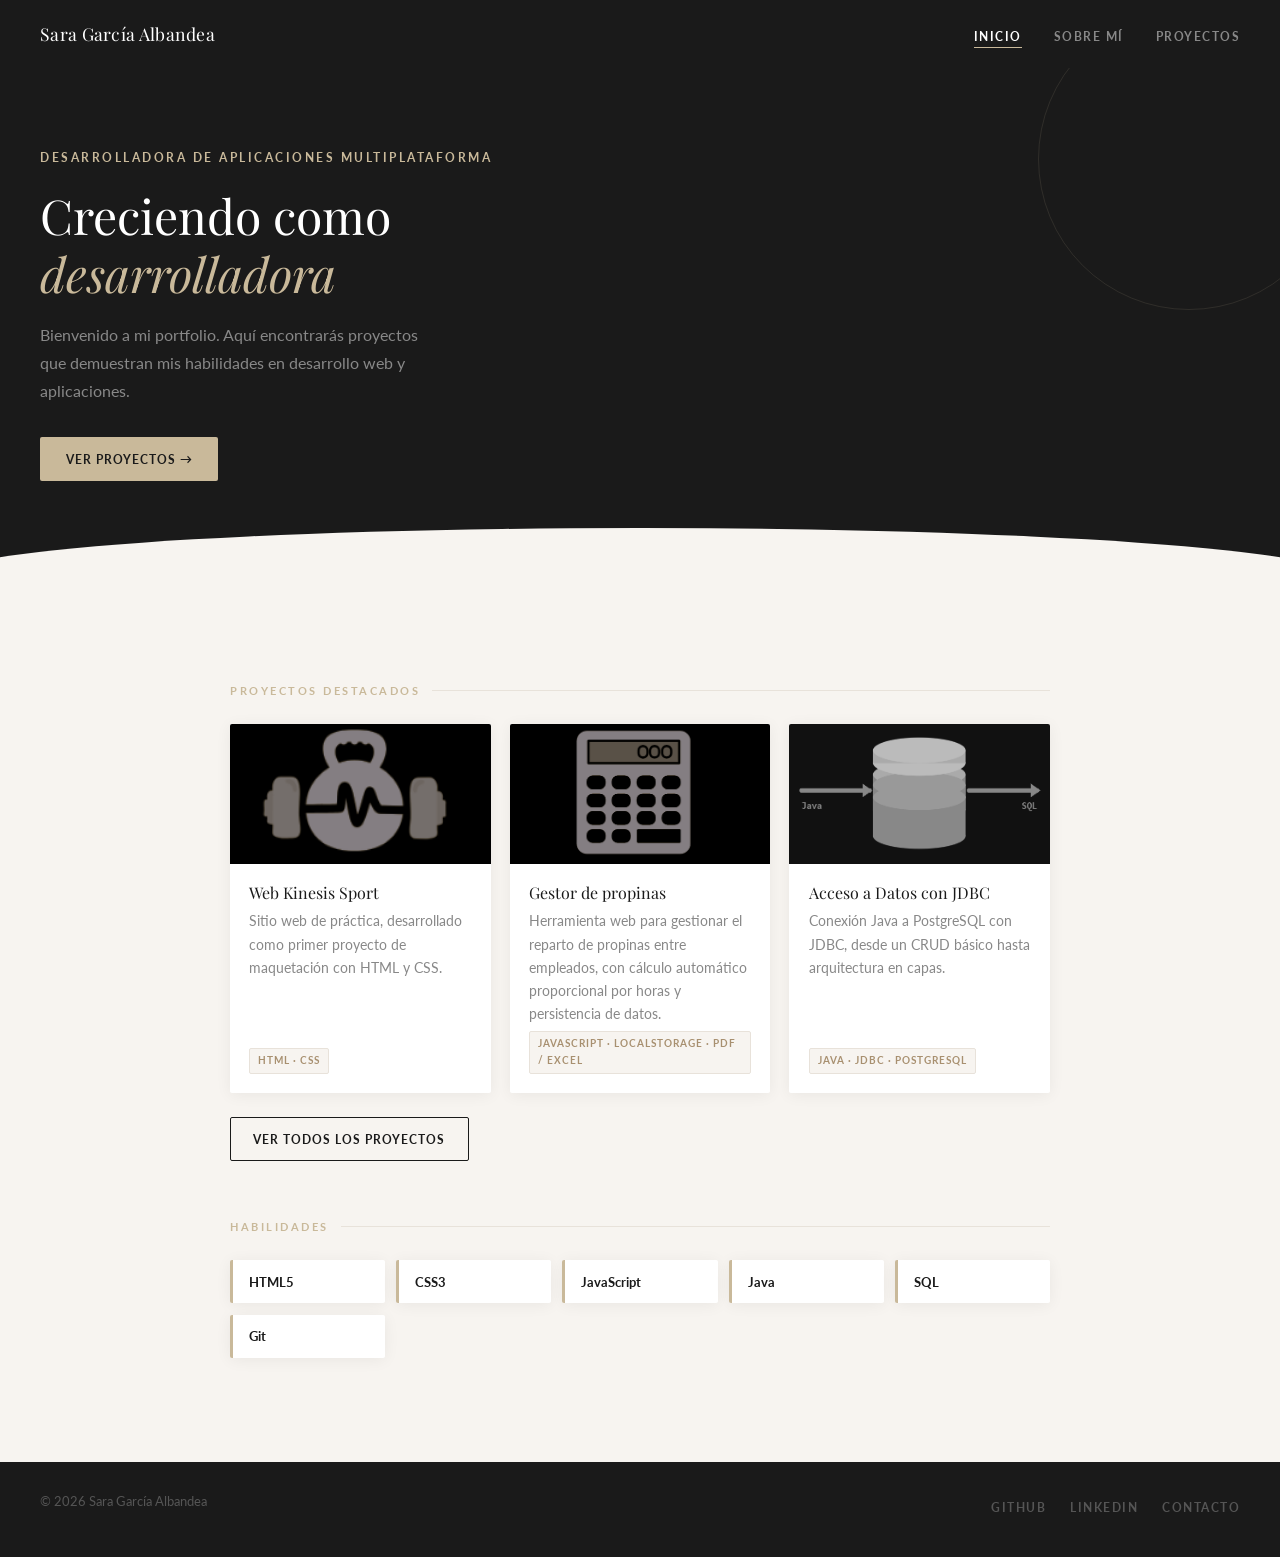
<file: index.html>
<!DOCTYPE html>
<html lang="es">
<head>
    <meta charset="UTF-8">
    <meta name="viewport" content="width=device-width, initial-scale=1.0">
    <title>Mi Portfolio</title>
    <link rel="stylesheet" href="css/style.css">
    <link rel="stylesheet" href="css/components.css">
</head>
<body>

    <header>
        <a href="index.html" class="site-logo">Sara García Albandea</a>
        <button class="menu-toggle" aria-label="Toggle menu">☰</button>
        <nav>
            <ul>
                <li><a href="index.html" class="active">Inicio</a></li>
                <li><a href="about.html">Sobre mí</a></li>
                <li><a href="projects/index.html">Proyectos</a></li>
            </ul>
        </nav>
    </header>

    <!-- HERO -->
    <section class="hero">
        <p class="hero-eyebrow">Desarrolladora de Aplicaciones Multiplataforma</p>
        <h1>Creciendo como<br><em>desarrolladora</em></h1>
        <p class="hero-sub">
            Bienvenido a mi portfolio. Aquí encontrarás proyectos que demuestran
            mis habilidades en desarrollo web y aplicaciones.
        </p>
        <a href="projects/index.html" class="hero-cta">Ver proyectos &rarr;</a>
    </section>

    <main>

        <!-- PROYECTOS DESTACADOS -->
        <section id="proyectos">
            <div class="section-label">Proyectos destacados</div>
            <div class="projects-grid">

                <article class="card">
                    <div class="card-thumb card-thumb--warm">
                        <img src="images/LogoKinesis.png" alt="Web Kinesis Sport" style="
                            width: 100%;
                            height: 100%;
                            object-fit: cover;">
                    </div>
                    <div class="card-body">
                        <h3>Web Kinesis Sport</h3>
                        <p>Sitio web de práctica, desarrollado como primer proyecto de maquetación con HTML y CSS.</p>
                        <span class="tag">HTML · CSS</span>
                    </div>
                </article>

                <article class="card">
                    <div class="card-thumb card-thumb--dark">
                        <img src="images/LogoCalcul.png" alt="Logo Calculadora" style="
                            width: 100%;
                            height: 100%;
                            object-fit: cover;">
                    </div>
                    <div class="card-body">
                        <h3>Gestor de propinas</h3>
                        <p>Herramienta web para gestionar el reparto de propinas entre empleados, con cálculo automático proporcional por horas y persistencia de datos.</p>
                        <span class="tag">JavaScript · LocalStorage · PDF / Excel</span>
                    </div>
                </article>

                <article class="card">
                    <div class="card-thumb card-thumb--tone">
                        <img src="images/Logo-jdbc.png" alt="Logo JDBC" style="
                            width: 100%;
                            height: 100%;
                            ">
                    </div>
                    <div class="card-body">
                        <h3>Acceso a Datos con JDBC</h3>
                        <p>Conexión Java a PostgreSQL con JDBC, desde un CRUD básico hasta arquitectura en capas.</p>
                        <span class="tag">Java · JDBC · PostgreSQL</span>
                    </div>
                </article>

            </div>
            <div style="margin-top: 1.5rem;">
                <a href="projects/index.html" class="button button--outline">Ver todos los proyectos</a>
            </div>
        </section>

        <!-- HABILIDADES -->
        <section id="habilidades">
            <div class="section-label">Habilidades</div>
            <div class="skills-grid">
                <div class="skill-item">HTML5</div>
                <div class="skill-item">CSS3</div>
                <div class="skill-item">JavaScript</div>
                <div class="skill-item">Java</div>
                <div class="skill-item">SQL</div>
                <div class="skill-item">Git</div>
                <!-- añade más según tu temario -->
            </div>
        </section>

    </main>

    <footer>
        <p>&copy; 2026 Sara García Albandea</p>
        <nav class="footer-links">
            <a href="https://github.com/SaraGAlb">GitHub</a>
            <a href="https://es.linkedin.com/in/sara-garc%C3%ADa-albandea-650a46100">LinkedIn</a>
            <a href="about.html">Contacto</a>
        </nav>
    </footer>

    <script src="js/main.js"></script>
</body>
</html>
</file>
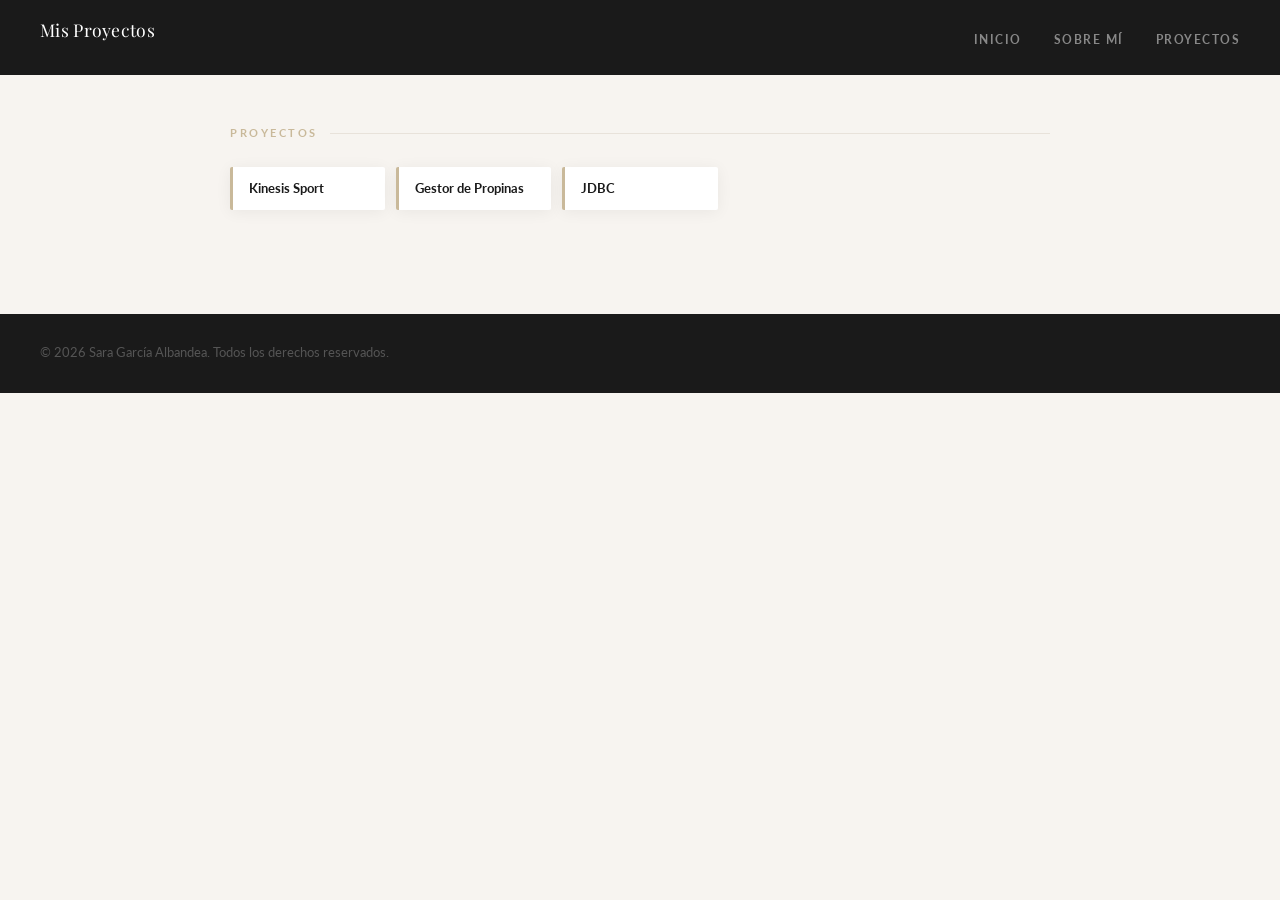
<file: projects/index.html>
<!DOCTYPE html>
<html lang="es">
<head>
    <meta charset="UTF-8">
    <meta name="viewport" content="width=device-width, initial-scale=1.0">
    <title>Proyectos - Portfolio</title>
    <!-- Google Font: Inter -->
    <link href="https://fonts.googleapis.com/css2?family=Inter:wght@400;500;700&display=swap" rel="stylesheet">
    <link rel="stylesheet" href="../css/style.css">
    <link rel ="stylesheet" href="../css/components.css">
</head>
<body>
    <header>
        <h1 class="site-logo">Mis Proyectos</h1>
        <button class="menu-toggle" aria-label="Toggle menu">☰</button>
        <nav>
            <ul>
                <li><a href="../index.html">Inicio</a></li>
                <li><a href="../about.html">Sobre mí</a></li>
                <li><a href="index.html">Proyectos</a></li>
            </ul>
        </nav>
    </header>
     <main>
        <section>
            <div class="section-label">Proyectos</div>
            <div class="skills-grid">
                <a href="kinesis-sport/detail.html" class="skill-item">Kinesis Sport</a>
                <a href="control-promo/detail.html" class="skill-item">Gestor de Propinas</a>
                <a href="jdbc/detail.html" class="skill-item">JDBC</a>
                <!-- añade más proyectos aquí -->
            </div>
        </section>
    </main>
 
    <footer>
        <p>&copy; 2026 Sara García Albandea. Todos los derechos reservados.</p>
    </footer>
 
    <script src="../js/main.js"></script>
</body>
</html>
</file>
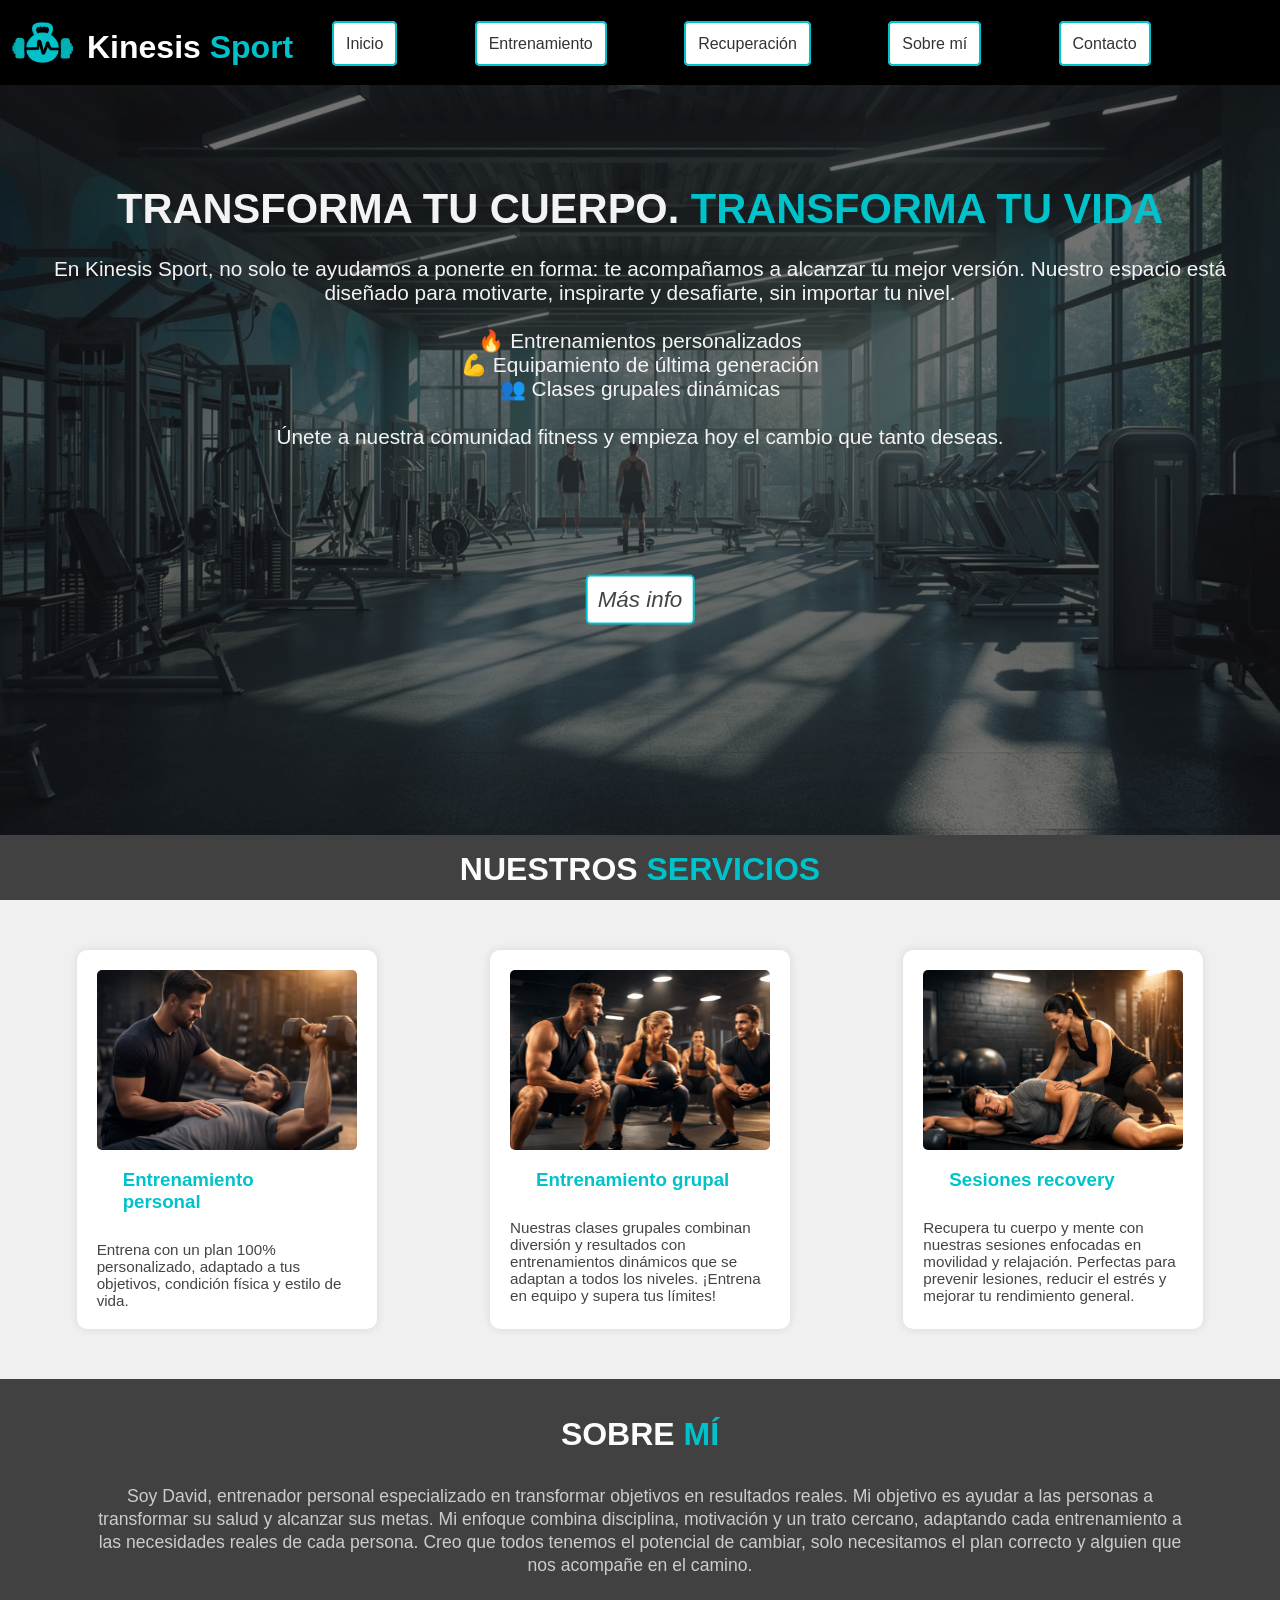
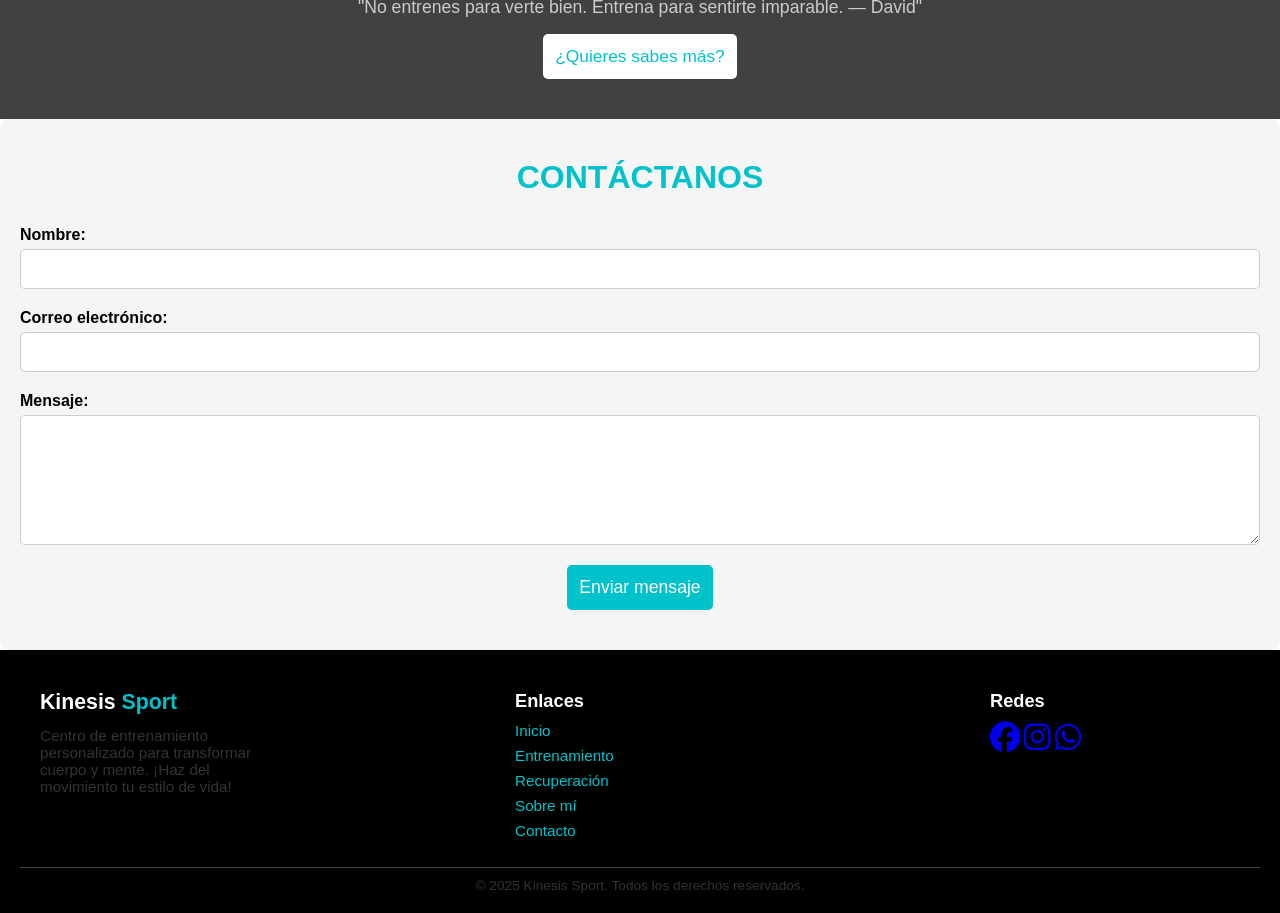
<file: projects/kinesis-sport/index.html>
<!DOCTYPE html>
<html lang="es">
<head>
    <meta charset="UTF-8">
    <meta name="viewport" content="width=device-width, initial-scale=1.0">
    <link rel="stylesheet" href="css/style.css">
    <link rel="stylesheet" href="https://cdnjs.cloudflare.com/ajax/libs/font-awesome/6.4.0/css/all.min.css">

    <title>Kinesis Gym</title>
</head>
<body>
    <header>
        <div class="contenedor">
            <div id="logo-nombre">
            <img src="img/KINESIS.png" alt="logo">
            <h1>Kinesis <span>Sport</span></h1>
            </div>
        <input type="checkbox" id="menu-check" class="menu">
        <label id="menu" for="menu-check">
            <span id="menu-abrir">&#8803;</span>
            <span id="menu-cerrar">&#9932;</span>
            
        </label>
        <nav>
        <ul>
            <li><a href="index.html">Inicio</a></li>
            <li><a href="Entrenamiento.html">Entrenamiento</a></li>
            <li><a href="Recuperacion.html">Recuperación</a></li>
            <li><a href="SobreMi.html">Sobre mí</a></li>
            <li><a href="Contacto.html">Contacto</a></li>
        </ul>
        </nav>
    </div>
    </header>

    <main>
        <section class="parte1">
            <p><strong>TRANSFORMA TU CUERPO. <span>TRANSFORMA TU VIDA</span></strong>
                <br>
                <br>
                En Kinesis Sport, no solo te ayudamos a ponerte en forma: te acompañamos a alcanzar tu mejor versión. Nuestro espacio está diseñado para motivarte, inspirarte y desafiarte, sin importar tu nivel.<br><br>
                🔥 Entrenamientos personalizados<br>
                💪 Equipamiento de última generación<br>
                👥 Clases grupales dinámicas<br><br>
                Únete a nuestra comunidad fitness y empieza hoy el cambio que tanto deseas.
            </p>
            <button class="boton"><a href="Contacto.html#contacto">Más info</a></button>
            <img src="img/FotoInicial.jpg" alt="Sala de entreno">
        </section>
            <h2><span>NUESTROS </span>SERVICIOS</h2>
        <section class="parte2">
            <div class="entrenamiento-card">
                <img src="img/entrenamiento_personal.png" alt="Entrenamiento personalizado">
                <a href="Entrenamiento.html#personalizado"><h3>Entrenamiento personal</h3></a>
                <br>
                <p>Entrena con un plan 100% personalizado, adaptado a tus objetivos, condición física y estilo de vida.</p>
            </div>
            <div class="entrenamiento-card">
                <img src="img/entrenamiento-grupal.png" alt="Entrenamiento grupal">
                <a href="Entrenamiento.html#grupal"><h3>Entrenamiento grupal</h3></a>
                <br>
                <p>Nuestras clases grupales combinan diversión y resultados con entrenamientos dinámicos que se adaptan a todos los niveles. ¡Entrena en equipo y supera tus límites!</p>
            </div>
            <div class="entrenamiento-card">
                <img src="img/movilidad.png" alt="Recuperación">
                <a href="Recuperacion.html"><h3>Sesiones recovery</h3></a>
                <br>
                <p>Recupera tu cuerpo y mente con nuestras sesiones enfocadas en movilidad y relajación. Perfectas para prevenir lesiones, reducir el estrés y mejorar tu rendimiento general.</p>
            </div>
        </section>
        <section class="parte3">
            <h2><span>SOBRE </span>MÍ</h2>
            <p>Soy David, entrenador personal especializado en transformar objetivos en resultados reales. Mi objetivo es ayudar a las personas a transformar su salud y alcanzar sus metas.
                Mi enfoque combina disciplina, motivación y un trato cercano, adaptando cada entrenamiento a las necesidades reales de cada persona.
                Creo que todos tenemos el potencial de cambiar, solo necesitamos el plan correcto y alguien que nos acompañe en el camino.</p>
                <p>
                    "No entrenes para verte bien. Entrena para sentirte imparable. — David"
                </p>
                <button class="botonSobre"><a href="SobreMi.html">¿Quieres sabes más?</a></button>
            </section>
            <section class="formulario-contacto" id="formulario">
                <h3><span>CONTÁCTANOS</span></h3>
                <form method="post" action="enviar.php" >
                    <div class="form-grupo">
                        <label for="nombre">Nombre:</label>
                        <input type="text" id="nombre" name="nombre" required>
                    </div>
                    <div class="form-grupo">
                        <label for="email">Correo electrónico:</label>
                        <input type="email" id="email" name="email" required>
                    </div>
                    <div class="form-grupo">
                        <label for="mensaje">Mensaje:</label>
                        <textarea id="mensaje" name="mensaje" rows="6" required></textarea>
                    </div>
                    <button type="submit" class="boton-enviar">Enviar mensaje</button>
                </form>
            </section>
    </main>
    <footer class="footer">
        <div class="footer-container">
            <div class="footer-about">
                <h3><span>Kinesis</span> Sport</h3>
                <p>Centro de entrenamiento personalizado para transformar cuerpo y mente. ¡Haz del movimiento tu estilo de vida!</p>
            </div>
            <div class="footer-links">
                <h4>Enlaces</h4>
                <ul>
                    <li><a href="index.html">Inicio</a></li>
                    <li><a href="Entrenamiento.html">Entrenamiento</a></li>
                    <li><a href="Recuperacion.html">Recuperación</a></li>
                    <li><a href="SobreMi.html">Sobre mí</a></li>
                    <li><a href="Contacto.html">Contacto</a></li>
                </ul>
            </div>
            <div class="footer-social">
                <h4>Redes</h4>
                <a href="#"><i class="fab fa-facebook fa-2x"></i></a>
                <a href="#"><i class="fab fa-instagram fa-2x"></i></a>
                <a href="#"><i class="fab fa-whatsapp fa-2x"></i></a>
            </div>
        </div>
        <div class="footer-bottom">
            <p>© 2025 Kinesis Sport. Todos los derechos reservados.</p>
        </div>
    </footer>
        
</body>
</html>
</file>
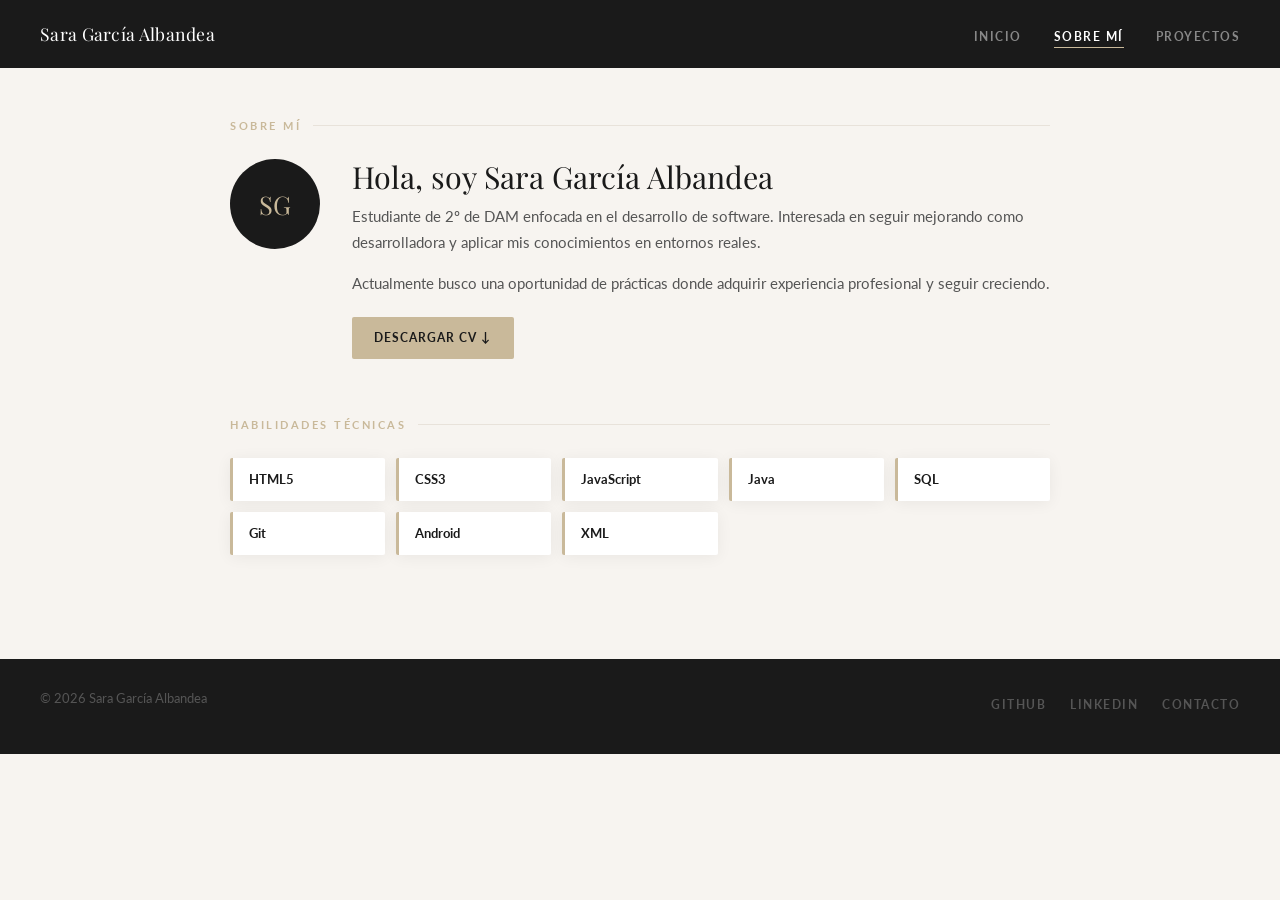
<file: about.html>
<!DOCTYPE html>
<html lang="es">
<head>
    <meta charset="UTF-8">
    <meta name="viewport" content="width=device-width, initial-scale=1.0">
    <title>Sobre mí - Portfolio</title>
    <link rel="stylesheet" href="css/style.css">
    <link rel="stylesheet" href="css/components.css">
</head>
<body>

    <header>
        <a href="index.html" class="site-logo">Sara García Albandea</a>
        <button class="menu-toggle" aria-label="Toggle menu">☰</button>
        <nav>
            <ul>
                <li><a href="index.html">Inicio</a></li>
                <li><a href="about.html" class="active">Sobre mí</a></li>
                <li><a href="projects/index.html">Proyectos</a></li>
            </ul>
        </nav>
    </header>

    <main>

        <!-- BIO -->
        <section id="bio">
            <div class="section-label">Sobre mí</div>
            <div class="bio-block">
                <div class="bio-avatar">SG</div>
                <div class="bio-text">
                    <h2>Hola, soy Sara García Albandea</h2>
                    <p>
                        Estudiante de 2º de DAM enfocada en el desarrollo de software.
                        Interesada en seguir mejorando como desarrolladora y aplicar mis conocimientos en entornos reales.
                    </p>
                    <p>
                        Actualmente busco una oportunidad de prácticas donde adquirir experiencia profesional y seguir creciendo.
                    </p>
                    <div style="margin-top: 1.2rem;">
                        <a href="assets/Sara.Garcia.Albandea-CV.pdf" class="button button--primary">Descargar CV &darr;</a>
                    </div>
                </div>
            </div>
        </section>

        <!-- HABILIDADES -->
        <section id="skills">
            <div class="section-label">Habilidades técnicas</div>
            <div class="skills-grid">
                <div class="skill-item">HTML5</div>
                <div class="skill-item">CSS3</div>
                <div class="skill-item">JavaScript</div>
                <div class="skill-item">Java</div>
                <div class="skill-item">SQL</div>
                <div class="skill-item">Git</div>
                <div class="skill-item">Android</div>
                <div class="skill-item">XML</div>
                <!-- añade más según corresponda -->
            </div>
        </section>

    </main>

    <footer>
        <p>&copy; 2026 Sara García Albandea</p>
        <nav class="footer-links">
            <a href="https://github.com/SaraGAlb">GitHub</a>
            <a href="https://es.linkedin.com/in/sara-garc%C3%ADa-albandea-650a46100">LinkedIn</a>
            <a href="about.html">Contacto</a>
        </nav>
    </footer>

    <script src="js/main.js"></script>
</body>
</html>
</file>
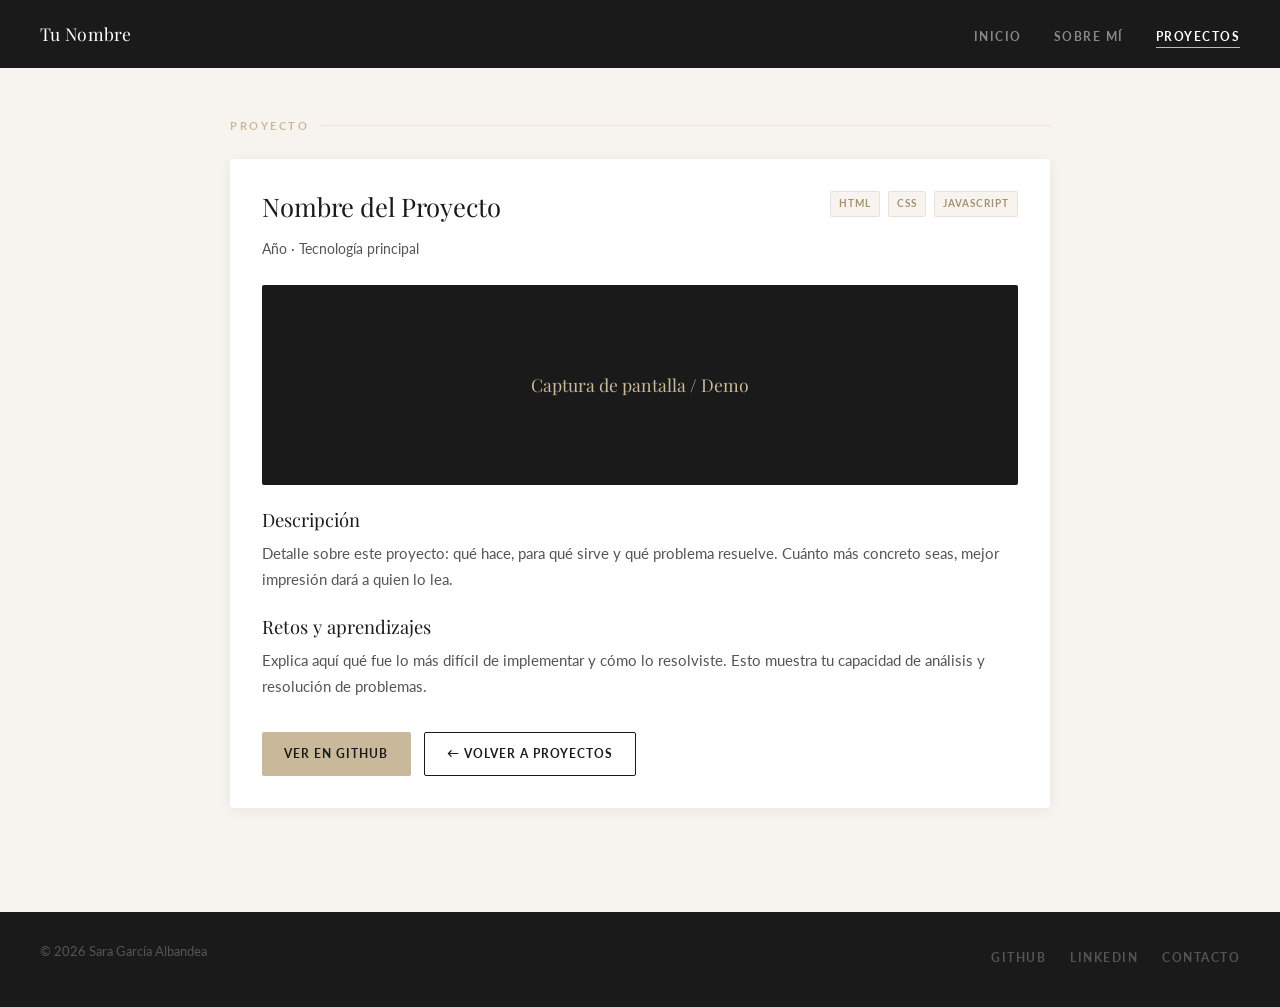
<file: projects/proyecto-ejemplo.html>
<!DOCTYPE html>
<html lang="es">
<head>
    <meta charset="UTF-8">
    <meta name="viewport" content="width=device-width, initial-scale=1.0">
    <title>Proyecto de Ejemplo - Portfolio</title>
    <link rel="stylesheet" href="../css/style.css">
    <link rel="stylesheet" href="../css/components.css">
</head>
<body>

    <header>
        <a href="../index.html" class="site-logo">Tu Nombre</a>
        <button class="menu-toggle" aria-label="Toggle menu">☰</button>
        <nav>
            <ul>
                <li><a href="../index.html">Inicio</a></li>
                <li><a href="../about.html">Sobre mí</a></li>
                <li><a href="index.html" class="active">Proyectos</a></li>
            </ul>
        </nav>
    </header>

    <main>

        <section>
            <div class="section-label">Proyecto</div>

            <div class="project-detail">

                <!-- Cabecera del proyecto -->
                <div style="display:flex; align-items:flex-start; justify-content:space-between; flex-wrap:wrap; gap:1rem; margin-bottom:1.5rem;">
                    <div>
                        <h2>Nombre del Proyecto</h2>
                        <p class="text-muted" style="font-size:0.85rem; margin-bottom:0;">
                            Año · Tecnología principal
                        </p>
                    </div>
                    <div style="display:flex; gap:0.5rem; flex-wrap:wrap;">
                        <span class="tag">HTML</span>
                        <span class="tag">CSS</span>
                        <span class="tag">JavaScript</span>
                    </div>
                </div>

                <!-- Imagen / demo placeholder -->
                <div style="
                    height: 200px;
                    background-color: var(--color-dark);
                    border-radius: var(--radius-sm);
                    display: flex;
                    align-items: center;
                    justify-content: center;
                    color: var(--color-accent);
                    font-family: var(--font-display);
                    font-size: 1.1rem;
                    margin-bottom: 1.5rem;
                ">
                    Captura de pantalla / Demo
                </div>

                <!-- Descripción -->
                <h3 style="margin-bottom:0.6rem;">Descripción</h3>
                <p>
                    Detalle sobre este proyecto: qué hace, para qué sirve y qué problema resuelve.
                    Cuánto más concreto seas, mejor impresión dará a quien lo lea.
                </p>

                <!-- Retos -->
                <h3 style="margin-top:1.5rem; margin-bottom:0.6rem;">Retos y aprendizajes</h3>
                <p>
                    Explica aquí qué fue lo más difícil de implementar y cómo lo resolviste.
                    Esto muestra tu capacidad de análisis y resolución de problemas.
                </p>

                <!-- Enlace -->
                <div style="margin-top:2rem; display:flex; gap:0.8rem; flex-wrap:wrap;">
                    <a href="#" class="button button--primary">Ver en GitHub</a>
                    <a href="index.html" class="button button--outline">&larr; Volver a proyectos</a>
                </div>

            </div>
        </section>

    </main>

    <footer>
        <p>&copy; 2026 Sara García Albandea</p>
        <nav class="footer-links">
            <a href="#">GitHub</a>
            <a href="#">LinkedIn</a>
            <a href="../about.html">Contacto</a>
        </nav>
    </footer>

    <script src="../js/main.js"></script>
</body>
</html>
</file>
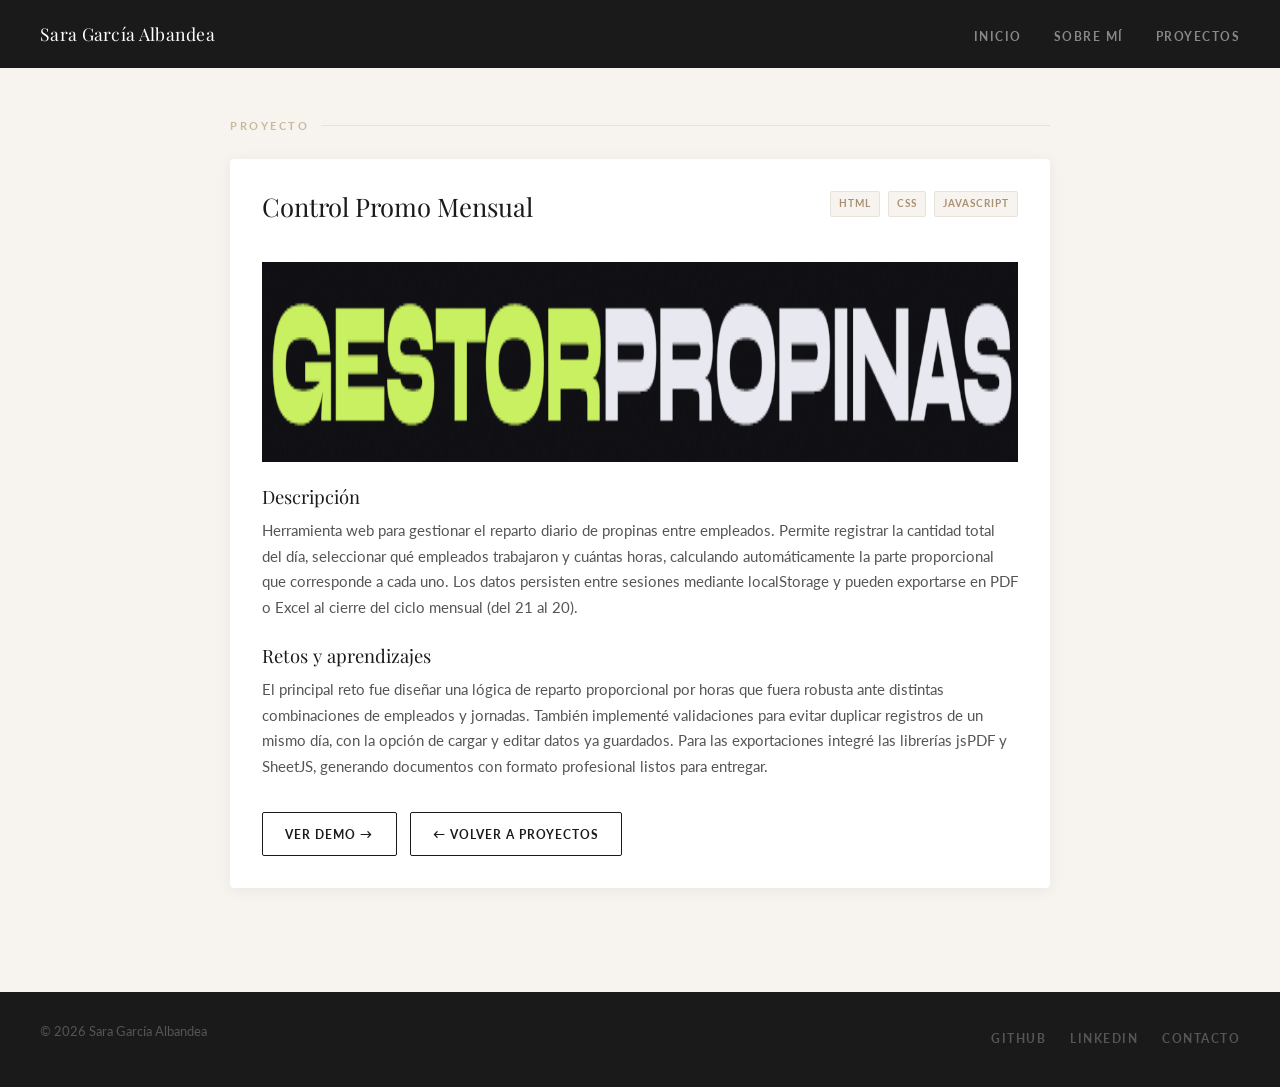
<file: projects/control-promo/detail.html>
<!DOCTYPE html>
<html lang="es">
<head>
    <meta charset="UTF-8">
    <meta name="viewport" content="width=device-width, initial-scale=1.0">
    <title>Control Promo - Portfolio</title>
    <link rel="stylesheet" href="../../css/style.css">
    <link rel="stylesheet" href="../../css/components.css">
</head>
<body>

    <header>
        <a href="../../index.html" class="site-logo">Sara García Albandea</a>
        <button class="menu-toggle" aria-label="Toggle menu">☰</button>
        <nav>
            <ul>
                <li><a href="../../index.html">Inicio</a></li>
                <li><a href="../../about.html">Sobre mí</a></li>
                <li><a href="../index.html">Proyectos</a></li>
            </ul>
        </nav>
    </header>

    <main>

        <section>
            <div class="section-label">Proyecto</div>

            <div class="project-detail">

                <!-- Cabecera del proyecto -->
                <div style="display:flex; align-items:flex-start; justify-content:space-between; flex-wrap:wrap; gap:1rem; margin-bottom:1.5rem;">
                    <div>
                        <h2>Control Promo Mensual</h2>
                    </div>
                    <div style="display:flex; gap:0.5rem; flex-wrap:wrap;">
                        <span class="tag">HTML</span>
                        <span class="tag">CSS</span>
                        <span class="tag">JavaScript</span>
                    </div>
                </div>

                <!-- Imagen / demo placeholder -->
                <div style="
                    height: 200px;
                    background-color: var(--color-dark);
                    border-radius: var(--radius-sm);
                    display: flex;
                    align-items: center;
                    justify-content: center;
                    color: var(--color-accent);
                    font-family: var(--font-display);
                    font-size: 1.1rem;
                    margin-bottom: 1.5rem;
                ">
                    <img src="../../images/DemoPromo.png" alt="Demo Control Promo" style="
                        width: 100%;
                        height: 100%;
                    ">
                </div>

                <!-- Descripción -->
                <h3 style="margin-bottom:0.6rem;">Descripción</h3>
                <p>
                    Herramienta web para gestionar el reparto diario de propinas entre empleados.
                    Permite registrar la cantidad total del día, seleccionar qué empleados trabajaron
                    y cuántas horas, calculando automáticamente la parte proporcional que corresponde
                    a cada uno. Los datos persisten entre sesiones mediante localStorage y pueden
                    exportarse en PDF o Excel al cierre del ciclo mensual (del 21 al 20).
                </p>

                <!-- Retos -->
                <h3 style="margin-top:1.5rem; margin-bottom:0.6rem;">Retos y aprendizajes</h3>
                <p>
                    El principal reto fue diseñar una lógica de reparto proporcional por horas
                    que fuera robusta ante distintas combinaciones de empleados y jornadas.
                    También implementé validaciones para evitar duplicar registros de un mismo día,
                    con la opción de cargar y editar datos ya guardados. Para las exportaciones
                    integré las librerías jsPDF y SheetJS, generando documentos con formato
                    profesional listos para entregar.
                </p>

                <!-- Enlace -->
                <div style="margin-top:2rem; display:flex; gap:0.8rem; flex-wrap:wrap;">
                    <a href="index.html" class="button button--outline">Ver demo →</a>
                    <a href="../index.html" class="button button--outline">&larr; Volver a proyectos</a>
                </div>

            </div>
        </section>

    </main>

    <footer>
        <p>&copy; 2026 Sara García Albandea</p>
        <nav class="footer-links">
            <a href="https://github.com/saragalb">GitHub</a>
            <a href="#">LinkedIn</a>
            <a href="../../about.html">Contacto</a>
        </nav>
    </footer>

    <script src="../../js/main.js"></script>
</body>
</html>
</file>
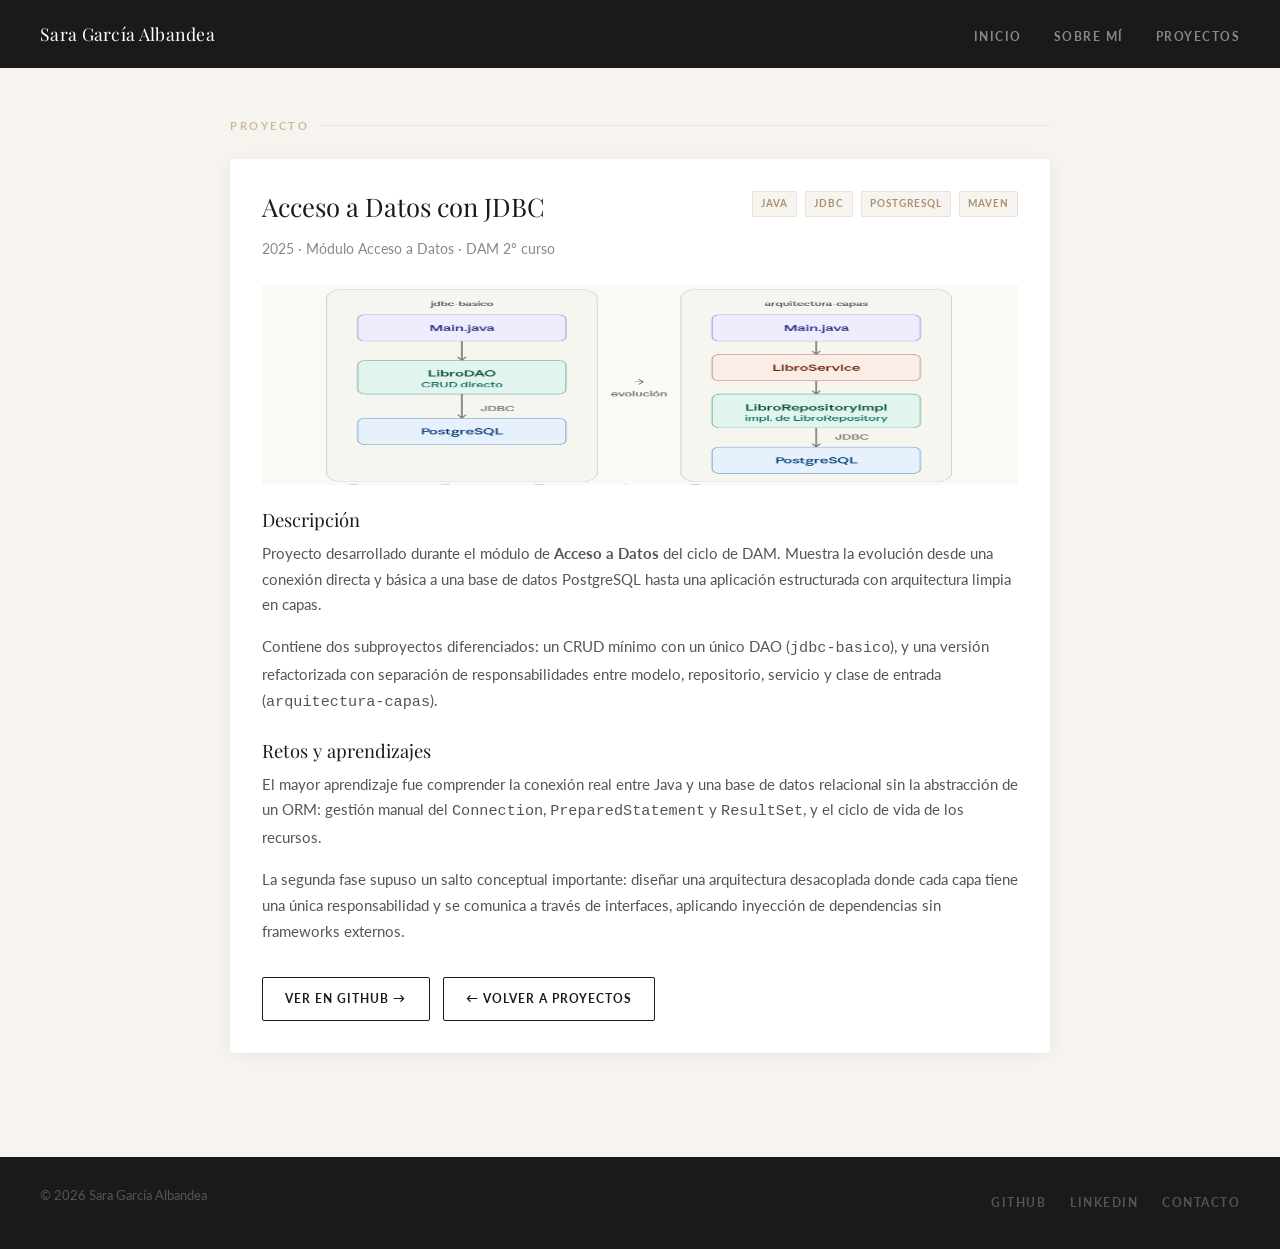
<file: projects/jdbc/detail.html>
<!DOCTYPE html>
<html lang="es">
<head>
    <meta charset="UTF-8">
    <meta name="viewport" content="width=device-width, initial-scale=1.0">
    <title>Acceso a Datos JDBC - Portfolio</title>
    <link rel="stylesheet" href="../../css/style.css">
    <link rel="stylesheet" href="../../css/components.css">
</head>
<body>

    <header>
        <a href="../../index.html" class="site-logo">Sara García Albandea</a>
        <button class="menu-toggle" aria-label="Toggle menu">☰</button>
        <nav>
            <ul>
                <li><a href="../../index.html">Inicio</a></li>
                <li><a href="../../about.html">Sobre mí</a></li>
                <li><a href="../index.html">Proyectos</a></li>
            </ul>
        </nav>
    </header>

    <main>

        <section>
            <div class="section-label">Proyecto</div>

            <div class="project-detail">

                <!-- Cabecera del proyecto -->
                <div style="display:flex; align-items:flex-start; justify-content:space-between; flex-wrap:wrap; gap:1rem; margin-bottom:1.5rem;">
                    <div>
                        <h2>Acceso a Datos con JDBC</h2>
                        <p style="margin-top:0.4rem; font-size:0.85rem; color:#888;">2025 · Módulo Acceso a Datos · DAM 2º curso</p>
                    </div>
                    <div style="display:flex; gap:0.5rem; flex-wrap:wrap;">
                        <span class="tag">Java</span>
                        <span class="tag">JDBC</span>
                        <span class="tag">PostgreSQL</span>
                        <span class="tag">Maven</span>
                    </div>
                </div>

                <!-- Banner del proyecto -->
                <div style="
                    height: 200px;
                    background: linear-gradient(135deg, #1a1a2e 0%, #16213e 50%, #0f3460 100%);
                    border-radius: var(--radius-sm);
                    display: flex;
                    align-items: center;
                    justify-content: center;
                    flex-direction: column;
                    gap: 0.75rem;
                    margin-bottom: 1.5rem;
                ">
                    <img src="../../images/Demo-jdbc.png" alt="Demo JDBC" style="
                        width: 100%;
                        height: 100%;
                    ">
                </div>

                <!-- Descripción -->
                <h3 style="margin-bottom:0.6rem;">Descripción</h3>
                <p>
                    Proyecto desarrollado durante el módulo de <strong>Acceso a Datos</strong> del ciclo de DAM.
                    Muestra la evolución desde una conexión directa y básica a una base de datos PostgreSQL
                    hasta una aplicación estructurada con arquitectura limpia en capas.
                </p>
                <p style="margin-top:0.75rem;">
                    Contiene dos subproyectos diferenciados: un CRUD mínimo con un único DAO
                    (<code>jdbc-basico</code>), y una versión refactorizada con separación de
                    responsabilidades entre modelo, repositorio, servicio y clase de entrada
                    (<code>arquitectura-capas</code>).
                </p>

                <!-- Retos -->
                <h3 style="margin-top:1.5rem; margin-bottom:0.6rem;">Retos y aprendizajes</h3>
                <p>
                    El mayor aprendizaje fue comprender la conexión real entre Java y una base de
                    datos relacional sin la abstracción de un ORM: gestión manual del
                    <code>Connection</code>, <code>PreparedStatement</code> y <code>ResultSet</code>,
                    y el ciclo de vida de los recursos.
                </p>
                <p style="margin-top:0.75rem;">
                    La segunda fase supuso un salto conceptual importante: diseñar una arquitectura
                    desacoplada donde cada capa tiene una única responsabilidad y se comunica a través
                    de interfaces, aplicando inyección de dependencias sin frameworks externos.
                </p>

                <!-- Enlace -->
                <div style="margin-top:2rem; display:flex; gap:0.8rem; flex-wrap:wrap;">
                    <a href="https://github.com/SaraGAlb/acceso-datos-jdbc" target="_blank" class="button button--outline">Ver en GitHub →</a>
                    <a href="../index.html" class="button button--outline">&larr; Volver a proyectos</a>
                </div>

            </div>
        </section>

    </main>

    <footer>
        <p>&copy; 2026 Sara García Albandea</p>
        <nav class="footer-links">
            <a href="https://github.com/SaraGAlb">GitHub</a>
            <a href="https://es.linkedin.com/in/sara-garc%C3%ADa-albandea-650a46100">LinkedIn</a>
            <a href="../../about.html">Contacto</a>
        </nav>
    </footer>

    <script src="../../js/main.js"></script>
</body>
</html>
</file>
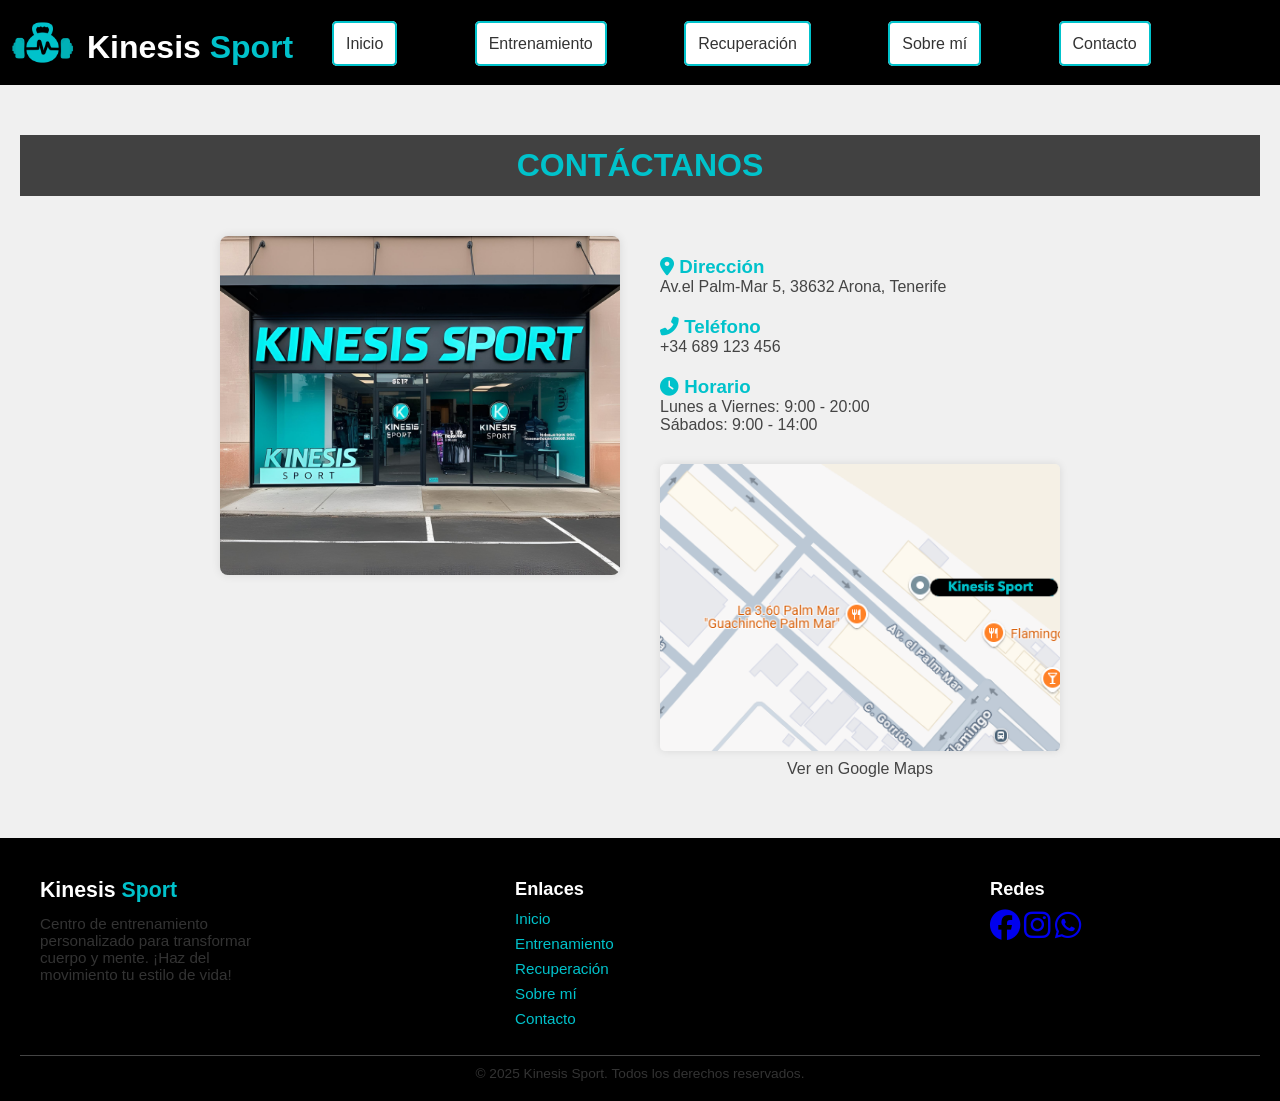
<file: projects/kinesis-sport/Contacto.html>
<!DOCTYPE html>
<html lang="es">
<head>
    <meta charset="UTF-8">
    <meta name="viewport" content="width=device-width, initial-scale=1.0">
    <link rel="stylesheet" href="css/style.css">
    <link rel="stylesheet" href="https://cdnjs.cloudflare.com/ajax/libs/font-awesome/6.4.0/css/all.min.css">
    <title>Recuperación</title>
</head>
<body>
    <header>
        <div class="contenedor">
            <div id="logo-nombre">
            <img src="img/KINESIS.png" alt="logo">
            <h1>Kinesis <span>Sport</span></h1>
            </div>
        <input type="checkbox" id="menu-check" class="menu">
        <label id="menu" for="menu-check">
            <span id="menu-abrir">&#8803;</span>
            <span id="menu-cerrar">&#9932;</span>
            
        </label>
        <nav>
        <ul>
            <li><a href="index.html">Inicio</a></li>
            <li><a href="Entrenamiento.html">Entrenamiento</a></li>
            <li><a href="Recuperacion.html">Recuperación</a></li>
            <li><a href="SobreMi.html">Sobre mí</a></li>
            <li><a href="Contacto.html">Contacto</a></li>
        </ul>
        </nav>
    </div>
    </header>
    <section id="contacto" class="contacto-info">
        <h2>CONTÁCTANOS</h2>
  
        <div class="contacto-grid">
  
          <div class="imagen-local">
            <img src="img/Local.png" alt="Imagen del local Kinesis Sport">
          </div>
  
          <div class="datos-contacto">
            <h3><i class="fas fa-map-marker-alt"></i> Dirección</h3>
            <p>Av.el Palm-Mar 5, 38632 Arona, Tenerife</p>
  
            <h3><i class="fas fa-phone-alt"></i> Teléfono</h3>
            <p>+34 689 123 456</p>
  
            <h3><i class="fas fa-clock"></i> Horario</h3>
            <p>Lunes a Viernes: 9:00 - 20:00<br>Sábados: 9:00 - 14:00</p>
  
            <a href="https://www.google.com/maps/@28.0249745,-16.7016381,18z?entry=ttu&g_ep=EgoyMDI1MDQyNy4xIKXMDSoASAFQAw%3D%3D" target="_blank">
              <img src="img/Mapa.PNG" alt="Ubicación en Google Maps" class="mapa-clicable" />
              <p class="ver-mapa">Ver en Google Maps</p>
            </a>
          </div>
  
        </div>
      </section>
    </main>

    <footer class="footer">
        <div class="footer-container">
            <div class="footer-about">
                <h3><span>Kinesis</span> Sport</h3>
                <p>Centro de entrenamiento personalizado para transformar cuerpo y mente. ¡Haz del movimiento tu estilo de vida!</p>
            </div>
            <div class="footer-links">
                <h4>Enlaces</h4>
                <ul>
                    <li><a href="index.html">Inicio</a></li>
                    <li><a href="Entrenamiento.html">Entrenamiento</a></li>
                    <li><a href="Recuperacion.html">Recuperación</a></li>
                    <li><a href="SobreMi.html">Sobre mí</a></li>
                    <li><a href="Contacto.html">Contacto</a></li>
                </ul>
            </div>
            <div class="footer-social">
                <h4>Redes</h4>
                <a href="#"><i class="fab fa-facebook fa-2x"></i></a>
                <a href="#"><i class="fab fa-instagram fa-2x"></i></a>
                <a href="#"><i class="fab fa-whatsapp fa-2x"></i></a>
            </div>
        </div>
        <div class="footer-bottom">
            <p>© 2025 Kinesis Sport. Todos los derechos reservados.</p>
        </div>
    </footer>
    
</body>
</html>
</file>
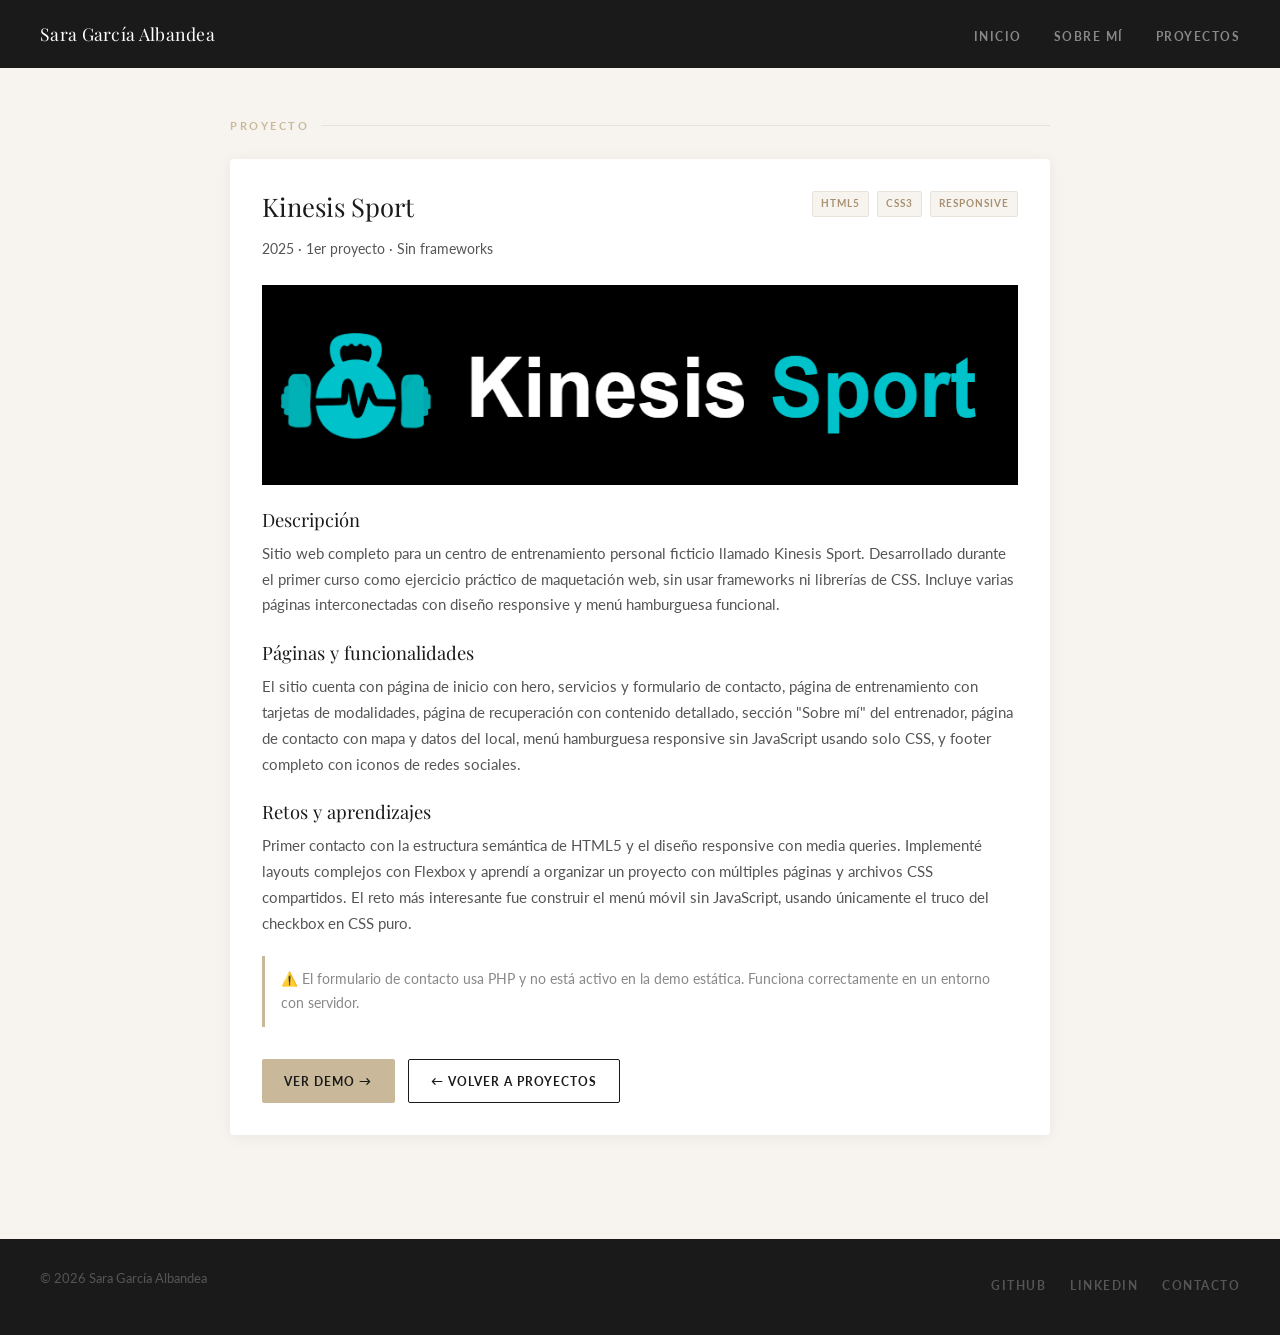
<file: projects/kinesis-sport/detail.html>
<!DOCTYPE html>
<html lang="es">
<head>
    <meta charset="UTF-8">
    <meta name="viewport" content="width=device-width, initial-scale=1.0">
    <title>Kinesis Sport - Portfolio</title>
    <link rel="stylesheet" href="../../css/style.css">
    <link rel="stylesheet" href="../../css/components.css">
</head>
<body>

    <header>
        <a href="../../index.html" class="site-logo">Sara García Albandea</a>
        <button class="menu-toggle" aria-label="Toggle menu">☰</button>
        <nav>
            <ul>
                <li><a href="../../index.html">Inicio</a></li>
                <li><a href="../../about.html">Sobre mí</a></li>
                <li><a href="../index.html">Proyectos</a></li>
            </ul>
        </nav>
    </header>

    <main>

        <section>
            <div class="section-label">Proyecto</div>

            <div class="project-detail">

                <!-- Cabecera -->
                <div style="display:flex; align-items:flex-start; justify-content:space-between; flex-wrap:wrap; gap:1rem; margin-bottom:1.5rem;">
                    <div>
                        <h2>Kinesis Sport</h2>
                        <p class="text-muted" style="font-size:0.85rem; margin-bottom:0;">
                            2025 · 1er proyecto · Sin frameworks
                        </p>
                    </div>
                    <div style="display:flex; gap:0.5rem; flex-wrap:wrap;">
                        <span class="tag">HTML5</span>
                        <span class="tag">CSS3</span>
                        <span class="tag">Responsive</span>
                    </div>
                </div>

                <!-- Imagen placeholder -->
                <div style="
                    height: 200px;
                    background-color: var(--color-dark);
                    border-radius: var(--radius-sm);
                    display: flex;
                    align-items: center;
                    justify-content: center;
                    color: var(--color-accent);
                    font-family: var(--font-display);
                    font-size: 1.1rem;
                    margin-bottom: 1.5rem;
                ">
                    <img src="../../images/Demo-Kinesis.png" alt="Demo Kinesis Sport" style="
                        width: 100%;
                        height: 100%;
                    ">
                    </img>  
                </div>

                <!-- Descripción -->
                <h3 style="margin-bottom:0.6rem;">Descripción</h3>
                <p>
                    Sitio web completo para un centro de entrenamiento personal ficticio llamado Kinesis Sport.
                    Desarrollado durante el primer curso como ejercicio práctico de maquetación web,
                    sin usar frameworks ni librerías de CSS. Incluye varias páginas interconectadas
                    con diseño responsive y menú hamburguesa funcional.
                </p>

                <!-- Páginas -->
                <h3 style="margin-top:1.5rem; margin-bottom:0.6rem;">Páginas y funcionalidades</h3>
                <p>
                    El sitio cuenta con página de inicio con hero, servicios y formulario de contacto,
                    página de entrenamiento con tarjetas de modalidades, página de recuperación con
                    contenido detallado, sección "Sobre mí" del entrenador, página de contacto con
                    mapa y datos del local, menú hamburguesa responsive sin JavaScript usando solo CSS,
                    y footer completo con iconos de redes sociales.
                </p>

                <!-- Retos -->
                <h3 style="margin-top:1.5rem; margin-bottom:0.6rem;">Retos y aprendizajes</h3>
                <p>
                    Primer contacto con la estructura semántica de HTML5 y el diseño responsive con
                    media queries. Implementé layouts complejos con Flexbox y aprendí a organizar
                    un proyecto con múltiples páginas y archivos CSS compartidos. El reto más
                    interesante fue construir el menú móvil sin JavaScript, usando únicamente
                    el truco del checkbox en CSS puro.
                </p>

                <!-- Nota PHP -->
                <p style="
                    margin-top: 1.2rem;
                    padding: 0.8rem 1rem;
                    border-left: 3px solid var(--color-accent);
                    font-size: 0.85rem;
                    color: var(--color-muted);
                ">
                    ⚠️ El formulario de contacto usa PHP y no está activo en la demo estática.
                    Funciona correctamente en un entorno con servidor.
                </p>

                <!-- Enlaces -->
                <div style="margin-top:2rem; display:flex; gap:0.8rem; flex-wrap:wrap;">
                    <a href="index.html" class="button button--primary">Ver demo →</a>
                    <a href="../index.html" class="button button--outline">&larr; Volver a proyectos</a>
                </div>

            </div>
        </section>

    </main>

    <footer>
        <p>&copy; 2026 Sara García Albandea</p>
        <nav class="footer-links">
            <a href="https://github.com/SaraGAlb">GitHub</a>
            <a href="https://es.linkedin.com/in/sara-garc%C3%ADa-albandea-650a46100">LinkedIn</a>
            <a href="../../about.html">Contacto</a>
        </nav>
    </footer>

    <script>
        document.querySelector('.menu-toggle').addEventListener('click', function() {
            document.querySelector('nav ul').classList.toggle('open');
        });
    </script>
</body>
</html>
</file>
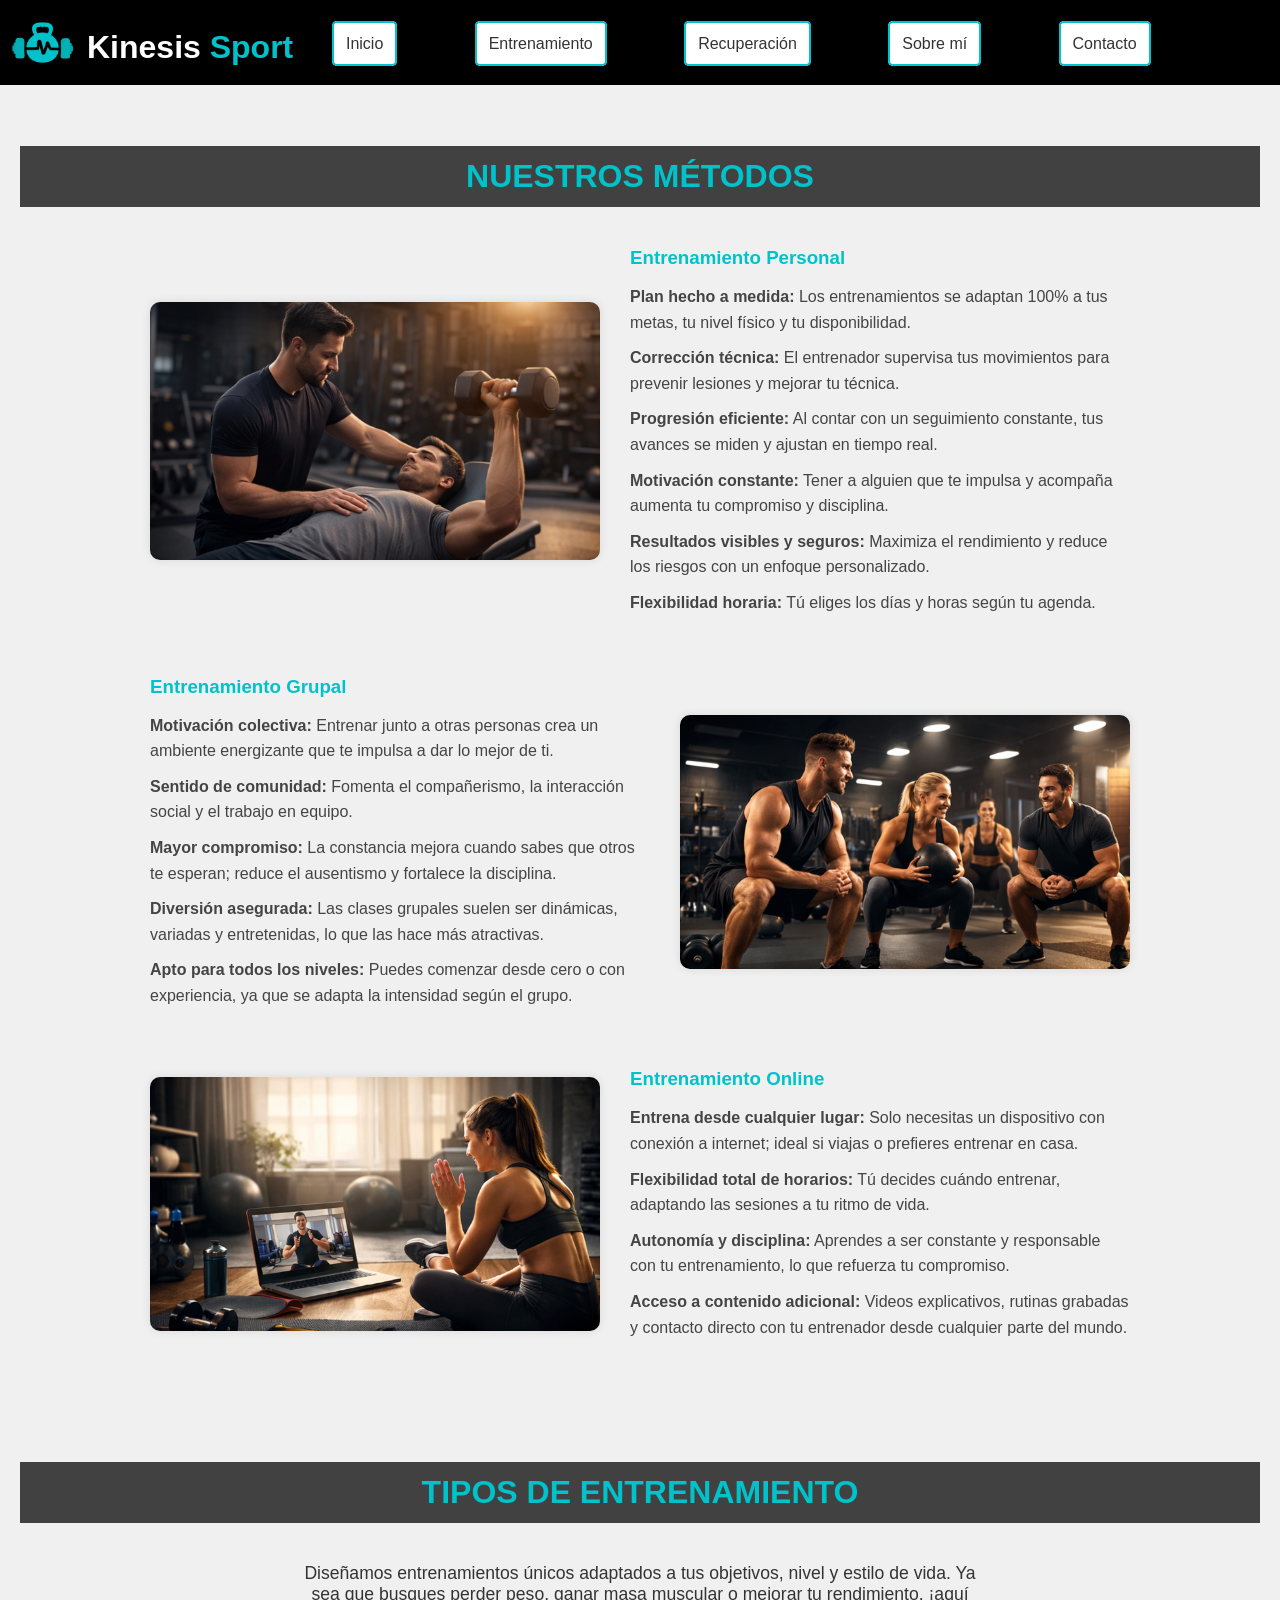
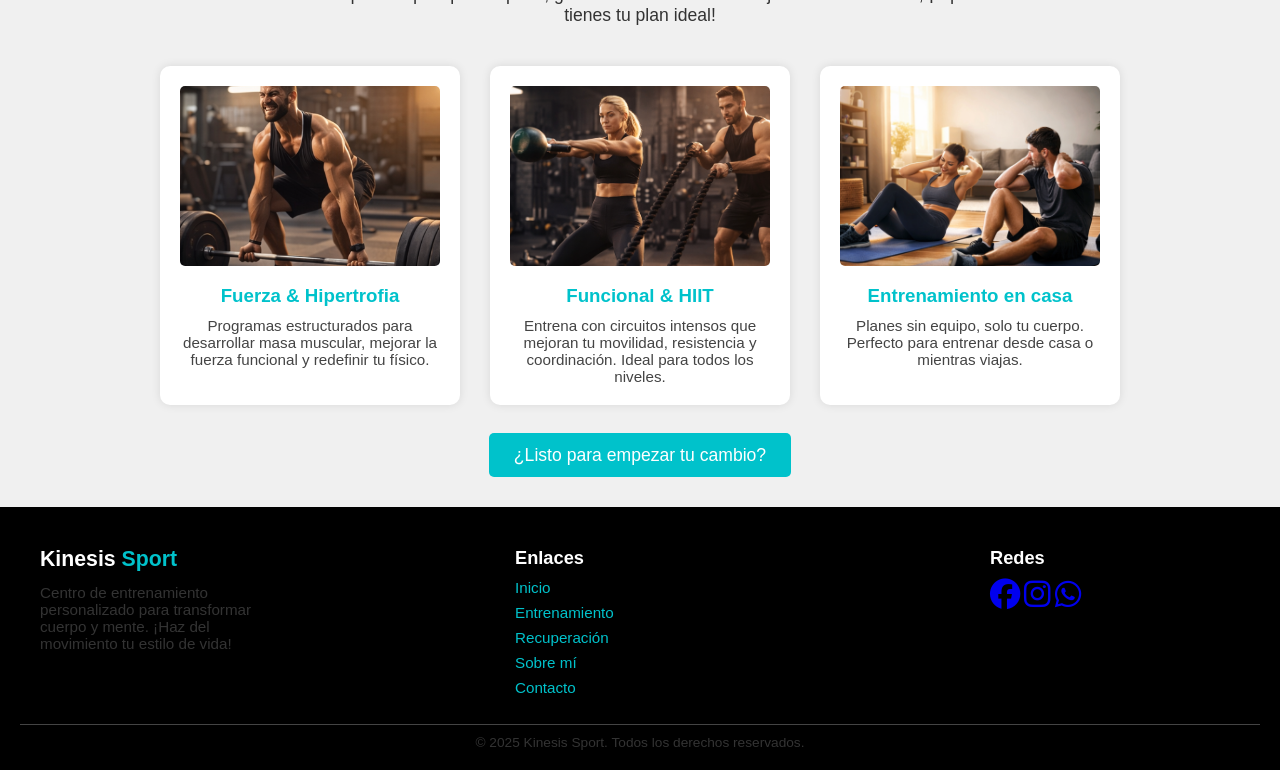
<file: projects/kinesis-sport/Entrenamiento.html>
<!DOCTYPE html>
<html lang="es">
<head>
    <meta charset="UTF-8">
    <meta name="viewport" content="width=device-width, initial-scale=1.0">
    <link rel="stylesheet" href="css/style.css">
    <link rel="stylesheet" href="https://cdnjs.cloudflare.com/ajax/libs/font-awesome/6.4.0/css/all.min.css">
    <title>Entrenamiento</title>
</head>
<body>
    <header>
        <div class="contenedor">
            <div id="logo-nombre">
            <img src="img/KINESIS.png" alt="logo">
            <h1>Kinesis <span>Sport</span></h1>
            </div>
        <input type="checkbox" id="menu-check" class="menu">
        <label id="menu" for="menu-check">
            <span id="menu-abrir">&#8803;</span>
            <span id="menu-cerrar">&#9932;</span>
            
        </label>
        <nav>
        <ul>
            <li><a href="index.html">Inicio</a></li>
            <li><a href="Entrenamiento.html">Entrenamiento</a></li>
            <li><a href="Recuperacion.html">Recuperación</a></li>
            <li><a href="SobreMi.html">Sobre mí</a></li>
            <li><a href="Contacto.html">Contacto</a></li>
        </ul>
        </nav>
    </div>
    </header>
    <main>
        <section class="modalidad">
            <h2>NUESTROS MÉTODOS</h2>
            <div class="ventaja">
                <img src="img/entrenamiento_personal.png" alt="Entrenamiento personal">
                <div class="texto">
                    <h3 id="personalizado">Entrenamiento Personal</h3>
                        <ol>
                            <li><b>Plan hecho a medida:</b> Los entrenamientos se adaptan 100% a tus metas, tu nivel físico y tu disponibilidad.</li>
                            <li><b>Corrección técnica:</b> El entrenador supervisa tus movimientos para prevenir lesiones y mejorar tu técnica.</li>
                            <li><b>Progresión eficiente:</b> Al contar con un seguimiento constante, tus avances se miden y ajustan en tiempo real.</li>
                            <li><b>Motivación constante:</b> Tener a alguien que te impulsa y acompaña aumenta tu compromiso y disciplina.</li>
                            <li><b>Resultados visibles y seguros:</b> Maximiza el rendimiento y reduce los riesgos con un enfoque personalizado.</li>
                            <li><b>Flexibilidad horaria:</b> Tú eliges los días y horas según tu agenda.</li>
                        </ol>
                </div>
            </div>
            <div id="reverse" class="ventaja">
                <img src="img/entrenamiento-grupal.png" alt="Entrenamiento grupal">
                <div class="texto">
                    <h3 id="grupal">Entrenamiento Grupal</h3>
                        <ol>
                            <li><b>Motivación colectiva:</b> Entrenar junto a otras personas crea un ambiente energizante que te impulsa a dar lo mejor de ti.</li>
                            <li><b>Sentido de comunidad:</b> Fomenta el compañerismo, la interacción social y el trabajo en equipo.</li>
                            <li><b>Mayor compromiso:</b> La constancia mejora cuando sabes que otros te esperan; reduce el ausentismo y fortalece la disciplina.</li>
                            <li><b>Diversión asegurada:</b> Las clases grupales suelen ser dinámicas, variadas y entretenidas, lo que las hace más atractivas.</li>
                            <li><b>Apto para todos los niveles:</b> Puedes comenzar desde cero o con experiencia, ya que se adapta la intensidad según el grupo.</li>
                        </ol>
                </div>
            </div>
        
            <div id="recuperacion" class="ventaja">
                <img src="img/entrenamiento-online.png" alt="Entrenamiento online desde casa">
                <div class="texto">
                    <h3>Entrenamiento Online</h3>
                    <ol>
                        <li><b>Entrena desde cualquier lugar:</b> Solo necesitas un dispositivo con conexión a internet; ideal si viajas o prefieres entrenar en casa.</li>
                        <li><b>Flexibilidad total de horarios:</b> Tú decides cuándo entrenar, adaptando las sesiones a tu ritmo de vida.</li>
                        <li><b>Autonomía y disciplina:</b> Aprendes a ser constante y responsable con tu entrenamiento, lo que refuerza tu compromiso.</li>
                        <li><b>Acceso a contenido adicional:</b> Videos explicativos, rutinas grabadas y contacto directo con tu entrenador desde cualquier parte del mundo.</li>
                    </ol>
                </div>
            </div>
        </section>
        <section class="entrenamiento-section">
            <h2>TIPOS DE ENTRENAMIENTO</h2>
            <p class="intro">Diseñamos entrenamientos únicos adaptados a tus objetivos, nivel y estilo de vida. Ya sea que busques perder peso, ganar masa muscular o mejorar tu rendimiento, ¡aquí tienes tu plan ideal!</p>
            <div class="entrenamiento-cards">
                <div class="entrenamiento-card">
                    <img src="img/entrenamiento-fuerza.png" alt="Entrenamiento de fuerza">
                    <h3>Fuerza & Hipertrofia</h3>
                    <p>Programas estructurados para desarrollar masa muscular, mejorar la fuerza funcional y redefinir tu físico.</p>
                </div>
                <div class="entrenamiento-card">
                    <img src="img/funcional.png" alt="Entrenamiento funcional">
                    <h3>Funcional & HIIT</h3>
                    <p>Entrena con circuitos intensos que mejoran tu movilidad, resistencia y coordinación. Ideal para todos los niveles.</p>
                </div>
                <div class="entrenamiento-card">
                    <img src="img/entrenamiento-casa.png" alt="Entrenamiento con peso corporal">
                    <h3>Entrenamiento en casa</h3>
                    <p>Planes sin equipo, solo tu cuerpo. Perfecto para entrenar desde casa o mientras viajas.</p>
                </div>
            </div>
            <div class="cta-entrenamiento">
                <a href="index.html#formulario" class="boton-entrenamiento">¿Listo para empezar tu cambio?</a>
            </div>
        </section>
        
    </main>
    <footer class="footer">
        <div class="footer-container">
            <div class="footer-about">
                <h3><span>Kinesis</span> Sport</h3>
                <p>Centro de entrenamiento personalizado para transformar cuerpo y mente. ¡Haz del movimiento tu estilo de vida!</p>
            </div>
            <div class="footer-links">
                <h4>Enlaces</h4>
                <ul>
                    <li><a href="index.html">Inicio</a></li>
                    <li><a href="Entrenamiento.html">Entrenamiento</a></li>
                    <li><a href="Recuperacion.html">Recuperación</a></li>
                    <li><a href="SobreMi.html">Sobre mí</a></li>
                    <li><a href="Contacto.html">Contacto</a></li>
                </ul>
            </div>
            <div class="footer-social">
                <h4>Redes</h4>
                <a href="#"><i class="fab fa-facebook fa-2x"></i></a>
                <a href="#"><i class="fab fa-instagram fa-2x"></i></a>
                <a href="#"><i class="fab fa-whatsapp fa-2x"></i></a>
            </div>
        </div>
        <div class="footer-bottom">
            <p>© 2025 Kinesis Sport. Todos los derechos reservados.</p>
        </div>
    </footer>    
</body>
</html>
</file>
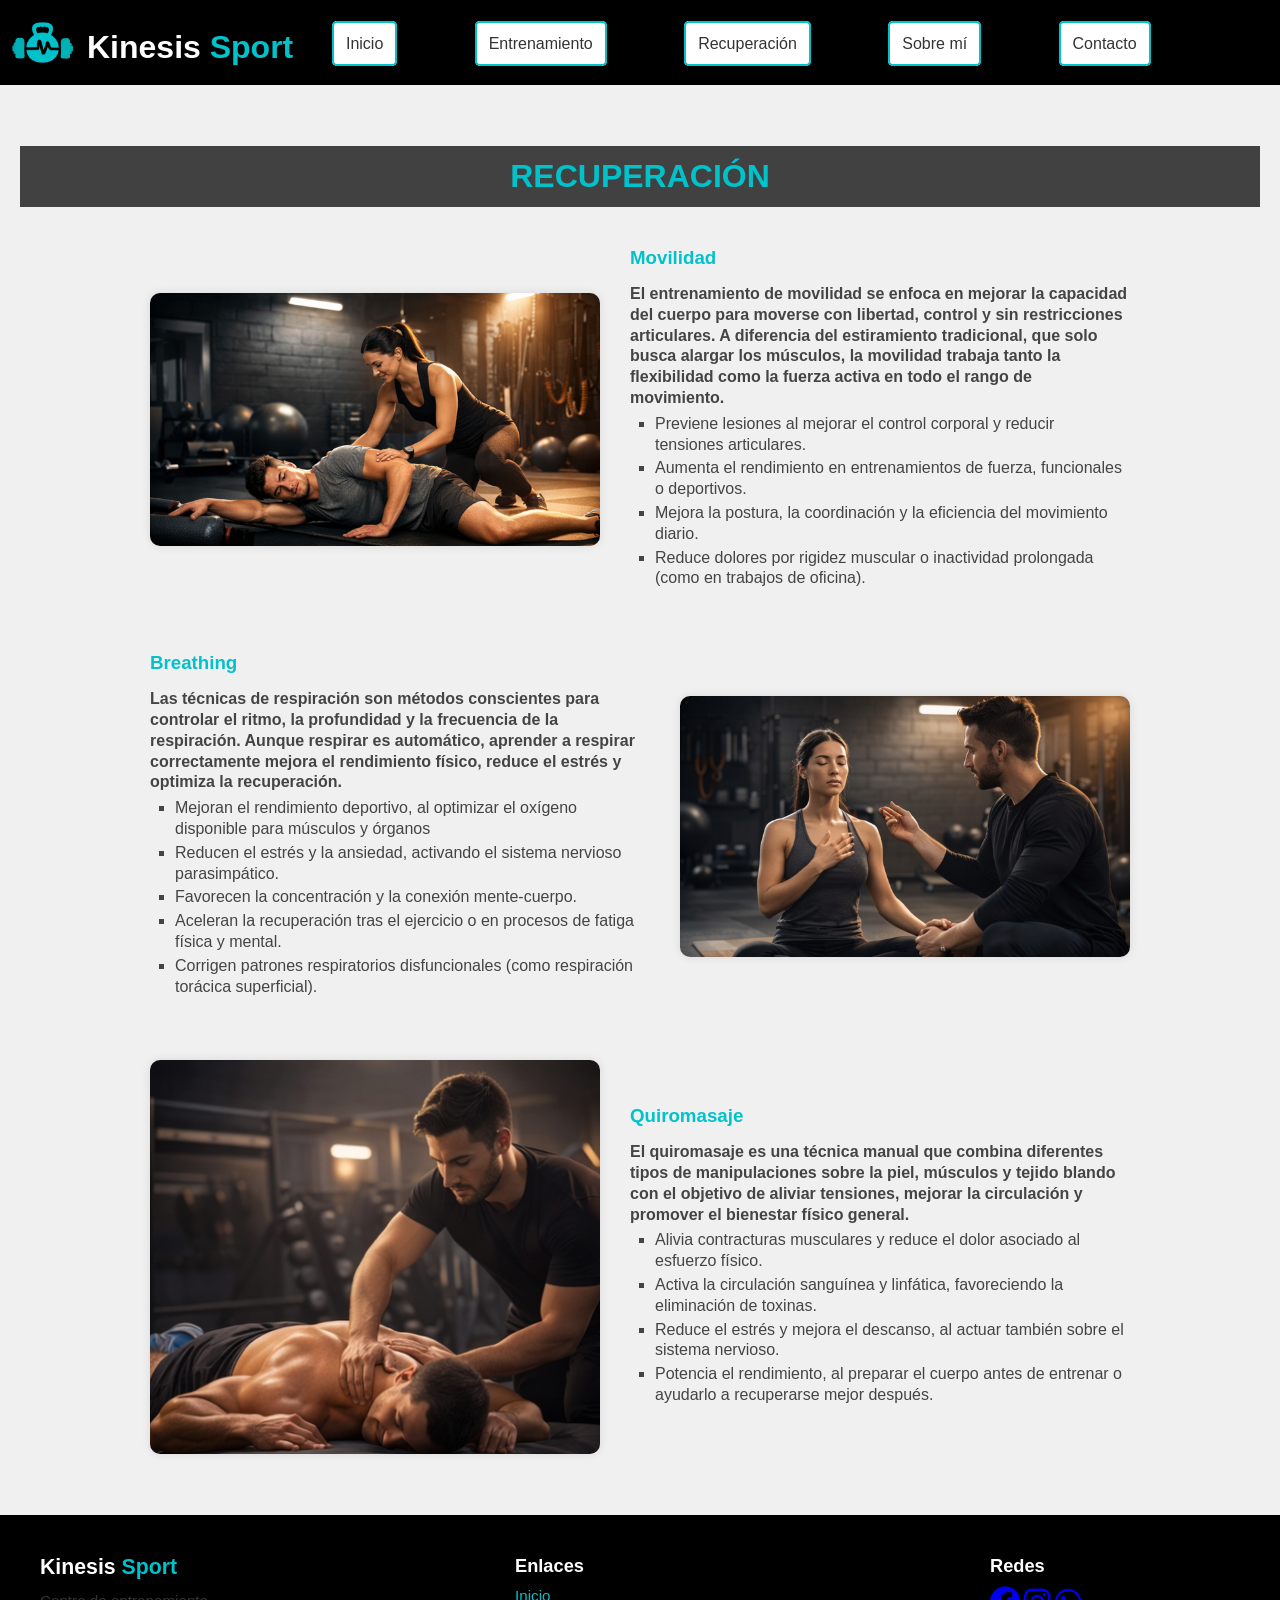
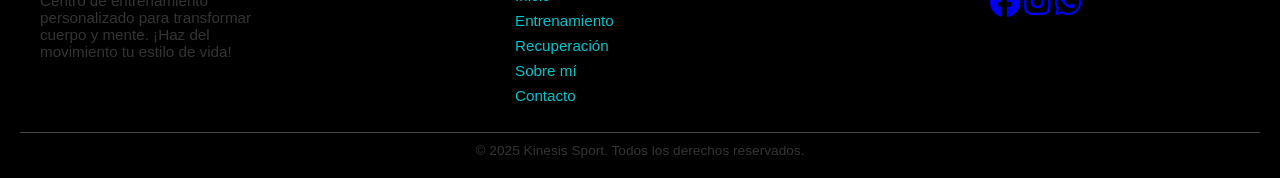
<file: projects/kinesis-sport/Recuperacion.html>
<!DOCTYPE html>
<html lang="en">
<head>
    <meta charset="UTF-8">
    <meta name="viewport" content="width=device-width, initial-scale=1.0">
    <link rel="stylesheet" href="css/style.css">
    <link rel="stylesheet" href="https://cdnjs.cloudflare.com/ajax/libs/font-awesome/6.4.0/css/all.min.css">
    <title>Recuperación</title>
</head>
<body>
    <header>
        <div class="contenedor">
            <div id="logo-nombre">
            <img src="img/KINESIS.png" alt="logo">
            <h1>Kinesis <span>Sport</span></h1>
            </div>
        <input type="checkbox" id="menu-check" class="menu">
        <label id="menu" for="menu-check">
            <span id="menu-abrir">&#8803;</span>
            <span id="menu-cerrar">&#9932;</span>
            
        </label>
        <nav>
        <ul>
            <li><a href="index.html">Inicio</a></li>
            <li><a href="Entrenamiento.html">Entrenamiento</a></li>
            <li><a href="Recuperacion.html">Recuperación</a></li>
            <li><a href="SobreMi.html">Sobre mí</a></li>
            <li><a href="Contacto.html">Contacto</a></li>
        </ul>
        </nav>
    </div>
    </header>
    <main>
        <section class="modalidad">
            <h2>RECUPERACIÓN</h2>
            <div class="ventaja">
                <img src="img/movilidad.png" alt="Entrenamiento de movilidad">
                <div class="texto">
                    <h3>Movilidad</h3>
                        <p><b>El entrenamiento de movilidad se enfoca en mejorar la capacidad del cuerpo para moverse con libertad, control y sin restricciones articulares. A diferencia del estiramiento tradicional, que solo busca alargar los músculos, la movilidad trabaja tanto la flexibilidad como la fuerza activa en todo el rango de movimiento.</b></p>
                        <ol class="recuperacion">
                            <li>Previene lesiones al mejorar el control corporal y reducir tensiones articulares.</li>
                            <li>Aumenta el rendimiento en entrenamientos de fuerza, funcionales o deportivos.</li>
                            <li>Mejora la postura, la coordinación y la eficiencia del movimiento diario.</li>
                            <li> Reduce dolores por rigidez muscular o inactividad prolongada (como en trabajos de oficina).</li>
                        </ol>
                </div>
            </div>
            <div id="reverse" class="ventaja">
                <img src="img/respiracion.png" alt="Tecnicas de Respiracion">
                <div class="texto">
                    <h3>Breathing</h3>
                    <p><b>Las técnicas de respiración son métodos conscientes para controlar el ritmo, la profundidad y la frecuencia de la respiración. Aunque respirar es automático, aprender a respirar correctamente mejora el rendimiento físico, reduce el estrés y optimiza la recuperación.</b></p>
                        <ol class="recuperacion">
                            <li>Mejoran el rendimiento deportivo, al optimizar el oxígeno disponible para músculos y órganos</li>
                            <li>Reducen el estrés y la ansiedad, activando el sistema nervioso parasimpático.</li>
                            <li>Favorecen la concentración y la conexión mente-cuerpo.</li>
                            <li>Aceleran la recuperación tras el ejercicio o en procesos de fatiga física y mental.</li>
                            <li> Corrigen patrones respiratorios disfuncionales (como respiración torácica superficial).</li>
                        </ol>
                </div>
            </div>
        
            <div class="ventaja">
                <img src="img/quiromasaje.png" alt="Quiromasaje deportivo">
                <div class="texto">
                    <h3>Quiromasaje</h3>
                    <p><b>El quiromasaje es una técnica manual que combina diferentes tipos de manipulaciones sobre la piel, músculos y tejido blando con el objetivo de aliviar tensiones, mejorar la circulación y promover el bienestar físico general.</b></p>
                        <ol class="recuperacion">
                            <li>Alivia contracturas musculares y reduce el dolor asociado al esfuerzo físico.</li>
                            <li>Activa la circulación sanguínea y linfática, favoreciendo la eliminación de toxinas.</li>
                            <li>Reduce el estrés y mejora el descanso, al actuar también sobre el sistema nervioso.</li>
                            <li>Potencia el rendimiento, al preparar el cuerpo antes de entrenar o ayudarlo a recuperarse mejor después.</li>
                        </ol>
                </div>
            </div>
        </section>

    <footer class="footer">
        <div class="footer-container">
            <div class="footer-about">
                <h3><span>Kinesis</span> Sport</h3>
                <p>Centro de entrenamiento personalizado para transformar cuerpo y mente. ¡Haz del movimiento tu estilo de vida!</p>
            </div>
            <div class="footer-links">
                <h4>Enlaces</h4>
                <ul>
                    <li><a href="index.html">Inicio</a></li>
                    <li><a href="Entrenamiento.html">Entrenamiento</a></li>
                    <li><a href="Recuperacion.html">Recuperación</a></li>
                    <li><a href="SobreMi.html">Sobre mí</a></li>
                    <li><a href="Contacto.html">Contacto</a></li>
                </ul>
            </div>
            <div class="footer-social">
                <h4>Redes</h4>
                <a href="#"><i class="fab fa-facebook fa-2x"></i></a>
                <a href="#"><i class="fab fa-instagram fa-2x"></i></a>
                <a href="#"><i class="fab fa-whatsapp fa-2x"></i></a>
            </div>
        </div>
        <div class="footer-bottom">
            <p>© 2025 Kinesis Sport. Todos los derechos reservados.</p>
        </div>
    </footer>
    
</body>
</html>
</file>
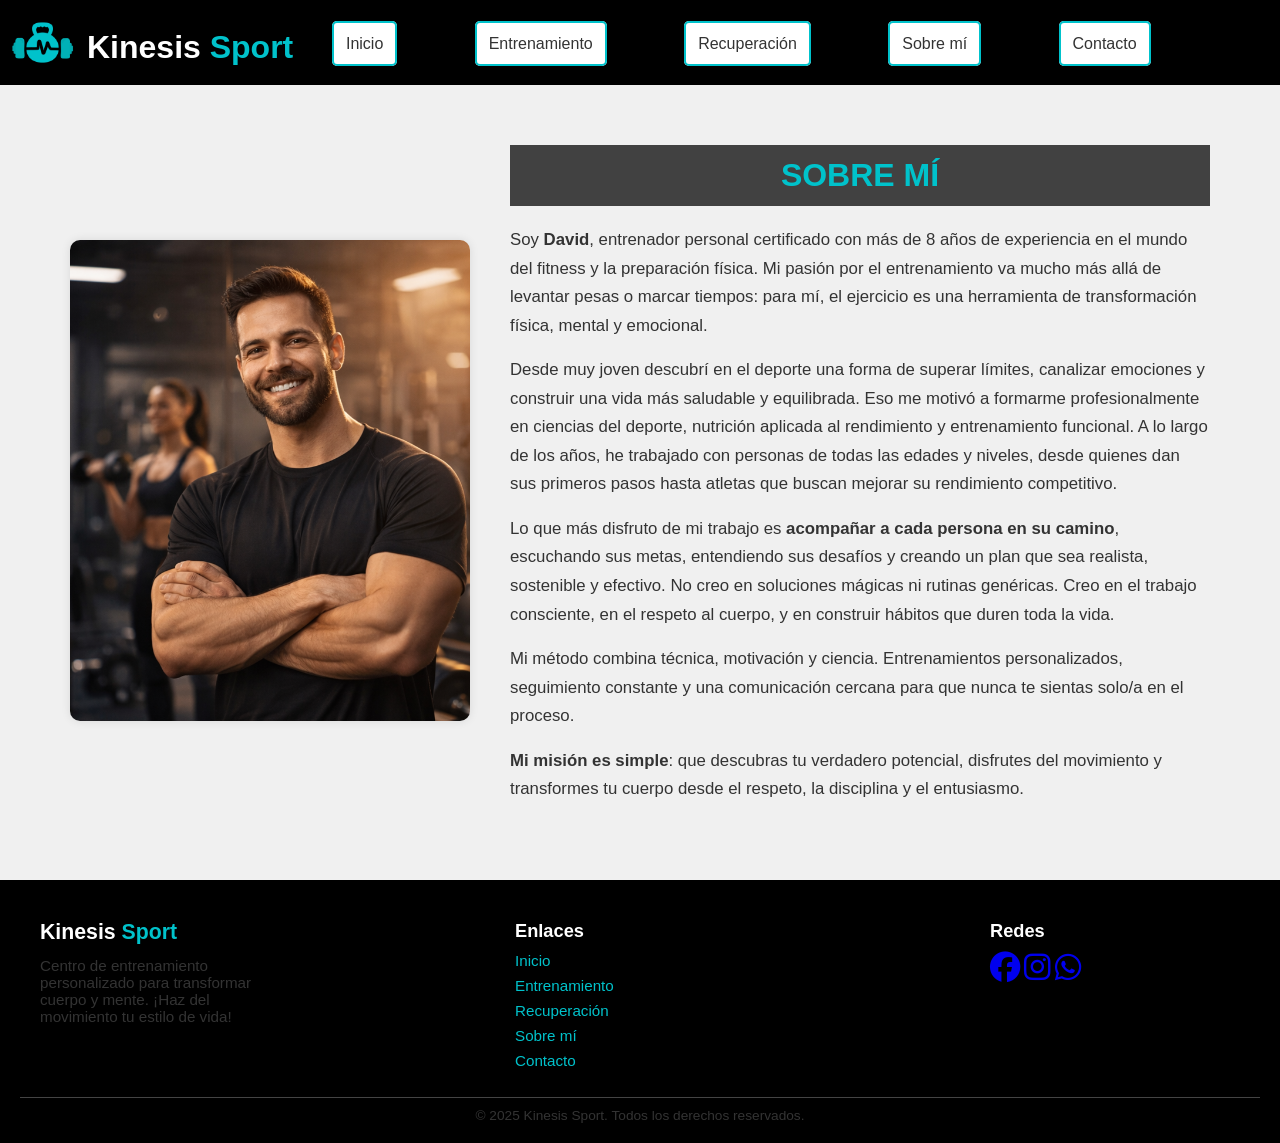
<file: projects/kinesis-sport/SobreMi.html>
<!DOCTYPE html>
<html lang="en">
<head>
    <meta charset="UTF-8">
    <meta name="viewport" content="width=device-width, initial-scale=1.0">
    <link rel="stylesheet" href="css/style.css">
    <link rel="stylesheet" href="https://cdnjs.cloudflare.com/ajax/libs/font-awesome/6.4.0/css/all.min.css">
    <title>Recuperación</title>
</head>
<body>
    <header>
        <div class="contenedor">
            <div id="logo-nombre">
            <img src="img/KINESIS.png" alt="logo">
            <h1>Kinesis <span>Sport</span></h1>
            </div>
        <input type="checkbox" id="menu-check" class="menu">
        <label id="menu" for="menu-check">
            <span id="menu-abrir">&#8803;</span>
            <span id="menu-cerrar">&#9932;</span>
            
        </label>
        <nav>
        <ul>
            <li><a href="index.html">Inicio</a></li>
            <li><a href="Entrenamiento.html">Entrenamiento</a></li>
            <li><a href="Recuperacion.html">Recuperación</a></li>
            <li><a href="SobreMi.html">Sobre mí</a></li>
            <li><a href="Contacto.html">Contacto</a></li>
        </ul>
        </nav>
    </div>
    </header>
    <articule>
        <section class="sobre-mi">
            <div class="sobre-mi-container">
                <div class="sobre-mi-img">
                    <img src="img/sobre_mi.png" alt="David entrenador personal">
                </div>
                <div class="sobre-mi-texto">
                    <h2>SOBRE MÍ</h2>
                    <p>Soy <strong>David</strong>, entrenador personal certificado con más de 8 años de experiencia en el mundo del fitness y la preparación física. Mi pasión por el entrenamiento va mucho más allá de levantar pesas o marcar tiempos: para mí, el ejercicio es una herramienta de transformación física, mental y emocional.</p>
                    <p>Desde muy joven descubrí en el deporte una forma de superar límites, canalizar emociones y construir una vida más saludable y equilibrada. Eso me motivó a formarme profesionalmente en ciencias del deporte, nutrición aplicada al rendimiento y entrenamiento funcional. A lo largo de los años, he trabajado con personas de todas las edades y niveles, desde quienes dan sus primeros pasos hasta atletas que buscan mejorar su rendimiento competitivo.</p>
                    <p>Lo que más disfruto de mi trabajo es <strong>acompañar a cada persona en su camino</strong>, escuchando sus metas, entendiendo sus desafíos y creando un plan que sea realista, sostenible y efectivo. No creo en soluciones mágicas ni rutinas genéricas. Creo en el trabajo consciente, en el respeto al cuerpo, y en construir hábitos que duren toda la vida.</p>    
                    <p>Mi método combina técnica, motivación y ciencia. Entrenamientos personalizados, seguimiento constante y una comunicación cercana para que nunca te sientas solo/a en el proceso.</p>
                    <p><strong>Mi misión es simple</strong>: que descubras tu verdadero potencial, disfrutes del movimiento y transformes tu cuerpo desde el respeto, la disciplina y el entusiasmo.</p>
                </div>
            </div>
        </section>
    </articule>
    <footer class="footer">
        <div class="footer-container">
            <div class="footer-about">
                <h3><span>Kinesis</span> Sport</h3>
                <p>Centro de entrenamiento personalizado para transformar cuerpo y mente. ¡Haz del movimiento tu estilo de vida!</p>
            </div>
            <div class="footer-links">
                <h4>Enlaces</h4>
                <ul>
                    <li><a href="index.html">Inicio</a></li>
                    <li><a href="Entrenamiento.html">Entrenamiento</a></li>
                    <li><a href="Recuperacion.html">Recuperación</a></li>
                    <li><a href="SobreMi.html">Sobre mí</a></li>
                    <li><a href="Contacto.html">Contacto</a></li>
                </ul>
            </div>
            <div class="footer-social">
                <h4>Redes</h4>
                <a href="#"><i class="fab fa-facebook fa-2x"></i></a>
                <a href="#"><i class="fab fa-instagram fa-2x"></i></a>
                <a href="#"><i class="fab fa-whatsapp fa-2x"></i></a>
            </div>
        </div>
        <div class="footer-bottom">
            <p>© 2025 Kinesis Sport. Todos los derechos reservados.</p>
        </div>
    </footer>
    
</body>
</html>
</file>
<file: css/style.css>
/* ==== VARIABLES Y RESE T==== */
@import url('https://fonts.googleapis.com/css2?family=Playfair+Display:ital,wght@0,400;0,700;1,400&family=Lato:wght@300;400;700&display=swap');

:root {
    --color-bg:        #f7f4f0;
    --color-dark:      #1a1a1a;
    --color-accent:    #c9b99a;
    --color-accent-dk: #a89070;
    --color-white:     #ffffff;
    --color-muted:     #888888;
    --color-border:    #e8e2da;
    --color-surface:   #ffffff;

    --font-display: 'Playfair Display', Georgia, serif;
    --font-body:    'Lato', sans-serif;

    --radius-sm: 2px;
    --radius-md: 4px;

    --transition: 0.25s ease;
    --shadow-card: 0 2px 16px rgba(0,0,0,0.06);
}

* {
    box-sizing: border-box;
    margin: 0;
    padding: 0;
}

html {
    scroll-behavior: smooth;
}

body {
    font-family: var(--font-body);
    font-weight: 400;
    font-size: 16px;
    line-height: 1.7;
    background-color: var(--color-bg);
    color: var(--color-dark);
    min-height: 100vh;
}

/* ==== TIPOGRAFÍA ==== */
h1, h2, h3 {
    font-family: var(--font-display);
    font-weight: 400;
    line-height: 1.2;
    margin-bottom: 1rem;
}

h1 { font-size: clamp(2rem, 5vw, 3rem); }
h2 { font-size: clamp(1.4rem, 3vw, 1.9rem); }
h3 { font-size: 1.15rem; }

p { margin-bottom: 1rem; }
p:last-child { margin-bottom: 0; }

em { font-style: italic; color: var(--color-accent); }

/* === HEADER === */
header {
    background-color: var(--color-dark);
    padding: 1.2rem 2.5rem;
    display: flex;
    align-items: center;
    justify-content: space-between;
    position: sticky;
    top: 0;
    z-index: 100;
}

.site-logo {
    font-family: var(--font-display);
    font-size: 1.1rem;
    color: var(--color-white);
    text-decoration: none;
    letter-spacing: 0.3px;
}

/*==== NAVEGACIÓN ==== */
nav ul {
    list-style: none;
    display: flex;
    gap: 2rem;
}

nav a {
    font-family: var(--font-body);
    font-size: 0.75rem;
    font-weight: 700;
    letter-spacing: 1.5px;
    text-transform: uppercase;
    color: var(--color-muted);
    text-decoration: none;
    transition: color var(--transition);
    position: relative;
    padding-bottom: 2px;
}

nav a::after {
    content: '';
    position: absolute;
    bottom: -2px;
    left: 0;
    width: 0;
    height: 1px;
    background: var(--color-accent);
    transition: width var(--transition);
}

nav a:hover,
nav a.active {
    color: var(--color-white);
}

nav a:hover::after,
nav a.active::after {
    width: 100%;
}

/* Botón menú móvil */
.menu-toggle {
    display: none;
    background: none;
    border: none;
    color: var(--color-white);
    font-size: 1.4rem;
    cursor: pointer;
    line-height: 1;
}

/* ==== HERO ==== */
.hero {
    background-color: var(--color-dark);
    padding: 5rem 2.5rem 6rem;
    position: relative;
    overflow: hidden;
}

/* Decoración geométrica de fondo */
.hero::before {
    content: '';
    position: absolute;
    top: -60px;
    right: -60px;
    width: 300px;
    height: 300px;
    border: 1px solid rgba(201, 185, 154, 0.12);
    border-radius: 50%;
    pointer-events: none;
}

/* Curva de transición al body */
.hero::after {
    content: '';
    position: absolute;
    bottom: -1px;
    left: 0;
    right: 0;
    height: 50px;
    background-color: var(--color-bg);
    clip-path: ellipse(55% 100% at 50% 100%);
    pointer-events: none;
}

.hero-eyebrow {
    font-size: 0.72rem;
    font-weight: 700;
    letter-spacing: 2.5px;
    text-transform: uppercase;
    color: var(--color-accent);
    margin-bottom: 1.2rem;
}

.hero h1 {
    color: var(--color-white);
    max-width: 560px;
    margin-bottom: 1.2rem;
}

.hero-sub {
    color: #888;
    font-size: 1rem;
    max-width: 400px;
    line-height: 1.75;
    margin-bottom: 2rem;
}

.hero-cta {
    display: inline-flex;
    align-items: center;
    gap: 8px;
    background-color: var(--color-accent);
    color: var(--color-dark);
    padding: 0.7rem 1.6rem;
    font-size: 0.78rem;
    font-weight: 700;
    letter-spacing: 1px;
    text-transform: uppercase;
    text-decoration: none;
    border-radius: var(--radius-sm);
    transition: background-color var(--transition), transform var(--transition);
}

.hero-cta:hover {
    background-color: var(--color-accent-dk);
    transform: translateY(-1px);
}

/* ==== MAIN / SECCIONES ==== */
main {
    padding: 3rem 2.5rem;
    max-width: 900px;
    margin: 0 auto;
}


section {
    margin-bottom: 3.5rem;
}

/* Etiqueta de sección */
.section-label {
    font-size: 0.7rem;
    font-weight: 700;
    letter-spacing: 2.5px;
    text-transform: uppercase;
    color: var(--color-accent);
    margin-bottom: 1.5rem;
    display: flex;
    align-items: center;
    gap: 12px;
}

.section-label::after {
    content: '';
    flex: 1;
    height: 1px;
    background-color: var(--color-border);
}

/* ==== ANIMACIONES DE ENTRADA ==== */
@keyframes fadeUp {
    from {
        opacity: 0;
        transform: translateY(18px);
    }
    to {
        opacity: 1;
        transform: translateY(0);
    }
}

main > section {
    animation: fadeUp 0.7s ease forwards;
}

main > section:nth-child(2) { animation-delay: 0.1s; }
main > section:nth-child(3) { animation-delay: 0.2s; }
main > section:nth-child(4) { animation-delay: 0.3s; }

/* ==== FOOTER ==== */
footer {
    background-color: var(--color-dark);
    color: #555;
    padding: 1.8rem 2.5rem;
    display: flex;
    align-items: center;
    justify-content: space-between;
    font-size: 0.8rem;
}

footer a {
    color: #555;
    text-decoration: none;
    transition: color var(--transition);
}

footer a:hover {
    color: var(--color-white);
}

.footer-links {
    display: flex;
    gap: 1.5rem;
}

/* === RESPONSIVE ==== */
@media (max-width: 640px) {
    header {
        padding: 1rem 1.5rem;
        flex-wrap: wrap;
        gap: 0.5rem;
    }

    .menu-toggle {
        display: block;
    }

    nav ul {
        flex-direction: column;
        gap: 0;
        width: 100%;
        max-height: 0;
        overflow: hidden;
        transition: max-height 0.35s ease;
    }

    nav ul.open {
        max-height: 300px;
    }

    nav ul li a {
        display: block;
        padding: 0.6rem 0;
        border-bottom: 1px solid rgba(255,255,255,0.06);
    }

    nav a::after { display: none; }

    .hero {
        padding: 3.5rem 1.5rem 5rem;
    }

    main {
        padding: 2rem 1.5rem;
    }

    footer {
        flex-direction: column;
        gap: 0.8rem;
        text-align: center;
        padding: 1.5rem;
    }
}
</file>
<file: css/components.css>
/* ============================================
   COMPONENTS.CSS — Patrones reutilizables
   ============================================ */

/* ============================================
   CARDS DE PROYECTO
   ============================================ */
.projects-grid {
    display: grid;
    grid-template-columns: repeat(auto-fill, minmax(240px, 1fr));
    gap: 1.2rem;
}

.card {
    background: var(--color-surface);
    border-radius: var(--radius-sm);
    overflow: hidden;
    box-shadow: var(--shadow-card);
    transition: transform var(--transition), box-shadow var(--transition);
    display: flex;
    flex-direction: column;
}

.card:hover {
    transform: translateY(-4px);
    box-shadow: 0 8px 28px rgba(0,0,0,0.1);
}

.card-thumb {
    height: 140px;
    background-color: var(--color-border);
    display: flex;
    align-items: center;
    justify-content: center;
    font-size: 2rem;
    color: var(--color-muted);
}

/* Variantes de color para las cards */
.card-thumb--dark  { background-color: var(--color-dark); color: var(--color-accent); }
.card-thumb--warm  { background-color: #e8e2da; color: #888; }
.card-thumb--tone  { background-color: var(--color-accent); color: var(--color-dark); }

.card-body {
    padding: 1.2rem;
    flex: 1;
    display: flex;
    flex-direction: column;
    gap: 0.3rem;
}

.card-body h3 {
    font-size: 1rem;
    font-weight: 400;
    font-family: var(--font-display);
    margin-bottom: 0.2rem;
}

.card-body p {
    font-size: 0.85rem;
    color: var(--color-muted);
    margin-bottom: 0;
    flex: 1;
}

/* ==== ETIQUETAS (TAGS) ==== */
.tag {
    display: inline-block;
    font-size: 0.65rem;
    font-weight: 700;
    letter-spacing: 1px;
    text-transform: uppercase;
    background-color: var(--color-bg);
    color: var(--color-accent-dk);
    border: 1px solid var(--color-border);
    padding: 3px 8px;
    border-radius: var(--radius-sm);
    margin-top: auto;
    width: fit-content;
}

/* ==== BOTONES ==== */
.button {
    display: inline-flex;
    align-items: center;
    gap: 6px;
    padding: 0.65rem 1.4rem;
    font-family: var(--font-body);
    font-size: 0.78rem;
    font-weight: 700;
    letter-spacing: 1px;
    text-transform: uppercase;
    text-decoration: none;
    border: none;
    border-radius: var(--radius-sm);
    cursor: pointer;
    transition: background-color var(--transition), transform var(--transition);
}

.button--primary {
    background-color: var(--color-accent);
    color: var(--color-dark);
}

.button--primary:hover {
    background-color: var(--color-accent-dk);
    transform: translateY(-1px);
}

.button--outline {
    background-color: transparent;
    color: var(--color-dark);
    border: 1.5px solid var(--color-dark);
}

.button--outline:hover {
    background-color: var(--color-dark);
    color: var(--color-white);
}

/* ==== SKILLS / HABILIDADES ==== */
.skills-grid {
    display: grid;
    grid-template-columns: repeat(auto-fill, minmax(130px, 1fr));
    gap: 0.7rem;
}

.skill-item {
    background: var(--color-white);
    padding: 0.65rem 1rem;
    border-radius: var(--radius-sm);
    font-size: 0.82rem;
    font-weight: 700;
    color: var(--color-dark);
    border-left: 3px solid var(--color-accent);
    box-shadow: var(--shadow-card);
    transition: border-color var(--transition), transform var(--transition);
}

.skill-item:hover {
    border-color: var(--color-accent-dk);
    transform: translateX(2px);
}

/* ==== SKILL-ITEM COMO ENLACE (proyectos) */
a.skill-item {
    text-decoration: none;
    display: block;
}

/* ==== CARD DE PROYECTO INDIVIDUAL ==== */
.project-detail {
    background: var(--color-white);
    border-radius: var(--radius-md);
    padding: 2rem;
    box-shadow: var(--shadow-card);
}

.project-detail h2 {
    margin-bottom: 1rem;
    font-size: 1.6rem;
}

.project-detail p {
    color: #555;
    font-size: 0.95rem;
}

/* ==== PERFIL (about page) ==== */
.bio-block {
    display: flex;
    gap: 2rem;
    align-items: flex-start;
}

.bio-avatar {
    width: 90px;
    height: 90px;
    border-radius: 50%;
    background-color: var(--color-dark);
    display: flex;
    align-items: center;
    justify-content: center;
    font-family: var(--font-display);
    font-size: 1.6rem;
    color: var(--color-accent);
    flex-shrink: 0;
}

.bio-text h2 {
    margin-bottom: 0.5rem;
}

.bio-text p {
    color: #555;
    font-size: 0.95rem;
}

@media (max-width: 640px) {
    .bio-block {
        flex-direction: column;
        align-items: center;
        text-align: center;
    }

    .projects-grid {
        grid-template-columns: 1fr;
    }

    .skills-grid {
        grid-template-columns: repeat(2, 1fr);
    }
}

/* ==== UTILIDADES ==== */
.text-center { text-align: center; }
.text-muted   { color: var(--color-muted); }
.mt-1 { margin-top: 1rem; }
.mb-1 { margin-bottom: 1rem; }
.mt-2 { margin-top: 2rem; }
</file>
<file: projects/kinesis-sport/css/style.css>
* {
    margin: 0;
    padding: 0;
    box-sizing: border-box;
    font-family:sans-serif;
}
/*HEADER*/
header{
    background-color: black;
    position: sticky;
    top:0;
    z-index: 10;   
    
}

#logo-nombre{
    display: flex;
    gap:2px;
}

h1{
    color:rgb(255, 255, 255);
    font-size: 2em;
    padding-top: 10%;
}

h1 span{
    color:#00c2cb;
}

header div.contenedor img{
    height: 85px;
    width: 85px;
}

header div.contenedor{
    display: flex;
    place-content: flex-start;
    width: 100%;
    
   
}
header div.contenedor ul{
    display: flex;
    place-content: space-around;
}
header div.contenedor nav{
    margin-top: 20px;
    width: 70%;
}

header div.contenedor li{
    margin-top: 15px;
    list-style: none;
}

header div.contenedor a{
color:#333;
background-color: white;
padding: 12px;
border: 2px solid #00c2cb;
border-radius: 5px;
text-decoration: none;
}

#menu, #menu-check {
    display: none;
}
/*MAIN*/
.parte1{
    background-color: rgb(65, 65, 65);
    position: relative;

}
.parte1 img{
    width: 100%;
    height: 750px;
    opacity: 0.8;
    filter: brightness(50%);
}

.parte1 span{
    color:#00c2cb;
}

.parte1 strong{
    font-size: 2em;
}

.parte1 p{
    color: #f3f3f3;
    font-size: 1.3em;
    text-align: center;
    padding: 40px;
    padding-top: 100px;
    position: absolute;
    z-index: 3;
}

.boton{
    border:2px solid #00c2cb;
    border-radius: 5px;
    background: white;
    padding: 10px;
    cursor:pointer;
    color: #333;
    position: absolute;
    z-index: 3;
    font-style: italic;
    left: 50%;
    top:70%;
    transform: translate(-50%,-77%);
    white-space: nowrap;
    font-size: 1.4em;
}
.boton a{
    text-decoration: none;
    color:#444;
}

.boton:hover{
    background-color: #ccc;
}
.parte2{
    display: flex;
    justify-content: space-around;
    width: 100%;
    background-color: #f0f0f0;
    padding: 50px 20px;
    
}

.entrenamiento-card a{
    text-decoration: none;
}

.entrenamiento-card h3{
    width: 80%;
    margin-left: 10%;
    margin-right: 10%;
    color: #00c2cb;
    
}
.entrenamiento-card h3:hover{
    border: 2px solid  rgb(80, 78, 78);
    border-radius: 5px;
    color:#000000;
    scale: 1.2;
    }
p{
    color:#333;
}
.parte3{
    width: 100%;
    align-items: center;
    background-color: rgb(65, 65, 65);
    color: white; 
    padding: 25px;
    
}

.botonSobre{
    background-color: #ffffff;
    padding: 12px;
    border: none;
    border-radius: 5px;
    cursor: pointer;
    transition: background-color 0.3s ease;
    margin-top:10px;
    display: block;
    margin:15px auto;
}
.botonSobre a{
    text-decoration: none;
    color: #00c2cb;
    font-size: 1.3em;
}

.botonSobre:hover{
    background-color: #ccc; 
}


.parte3 p{
    color:#ccc;
    text-align: center;
    margin-left: 60px;
    margin-right: 60px;
    margin-top:20px;
    font-size: 1.1em;
    line-height: 1.3;
}
h2{
    padding: 12px;
    color: #00c2cb;
    background-color: rgb(65, 65, 65);
    text-align: center;
    font-size: 2em;
}

h2 span{
    color:rgb(252, 252, 252);
}

/*FORMULARIO*/
.formulario-contacto {
    background-color: #f5f5f5;
    padding: 40px 20px;
    width: 100%;
    margin: 0 auto;
    border-radius: 10px;
}

.formulario-contacto h3 {
    text-align: center;
    margin-bottom: 30px;
    background-color: transparent;
    font-size: 2em;
}

.formulario-contacto h3 span {
    color: #00c2cb;
}

.formulario-contacto form {
    display: flex;
    flex-direction: column;
    gap: 20px;
}

.form-grupo {
    display: flex;
    flex-direction: column;
}

.form-grupo label {
    font-weight: bold;
    margin-bottom: 5px;
}

.form-grupo input, .form-grupo textarea {
    padding: 10px;
    font-size: 1em;
    border: 1px solid #ccc;
    border-radius: 5px;
    resize: vertical;
}

.boton-enviar {
    background-color: #00c2cb;
    color: white;
    padding: 12px;
    font-size: 1.1em;
    border: none;
    border-radius: 5px;
    cursor: pointer;
    width: fit-content;
    align-self: center;
    transition: background-color 0.3s ease;
}

.boton-enviar:hover {
    background-color: #009aa2;
}


/*FOOTER*/
.footer {
    background-color: #000;
    color: white;
    padding: 40px 20px 20px 20px;
    font-size: 0.95em;
}

.footer-about h3{
    padding-bottom: 12px;
    color: #00c2cb;
    font-size: 1.4em;
    }
    
.footer-about h3 span{
    color: white;
}

.footer-container {
    display: flex;
    flex-wrap: wrap;
    justify-content: space-between;
    max-width: 1200px;
    margin: auto;
    gap: 20px;
}

.footer-about, .footer-links, .footer-social {
    flex: 0 1 250px;
}

h4{
    padding-bottom: 10px;
    font-size: 1.2em;
}

.footer-links ul {
    list-style: none;
    padding: 0;

}

.footer-links ul li {
    margin-bottom: 8px;
}

.footer-links a {
    color: #00c2cb;
    text-decoration: none;
}

.footer-links a:hover {
    text-decoration: underline;
}

.footer-social a img {
    width: 32px;
    margin-right: 10px;
    filter: brightness(0) invert(1);
    transition: transform 0.3s ease;
}

.footer-social a img:hover {
    transform: scale(1.2);
}

.footer-bottom {
    text-align: center;
    margin-top: 20px;
    border-top: 1px solid #444;
    padding-top: 10px;
    font-size: 0.9em;
    color: #aaa;
}

/*ENTRENAMIENTO*/
.entrenamiento-section {
    background-color: #f0f0f0;
    padding: 1px 20px;
    text-align: center;
}

.entrenamiento-section h2 {
    font-size: 2em;
    margin-bottom: 40px;
    color: #00c2cb;
    margin-top: 60px;
}

.entrenamiento-section h2 span {
    color: #00c2cb;
}

.entrenamiento-section .intro {
    font-size: 1.1em;
    max-width: 700px;
    margin: 0 auto 40px;
    color: #333;
}

.entrenamiento-cards {
    display: flex;
    justify-content: center;
    flex-wrap: wrap;
    gap: 30px;
}

.entrenamiento-card {
    background: white;
    border-radius: 10px;
    box-shadow: 0 0 10px rgba(0,0,0,0.1);
    width: 300px;
    padding: 20px;
    transition: transform 0.3s ease;
}

.entrenamiento-card:hover {
    transform: translateY(-5px);
}

.entrenamiento-card img {
    width: 100%;
    height: 180px;
    object-fit: cover;
    border-radius: 5px;
    margin-bottom: 15px;
}

.entrenamiento-card h3 {
    color: #00c2cb;
    margin-bottom: 10px;
}

.entrenamiento-card p {
    font-size: 0.95em;
    color: #444;
}

.cta-entrenamiento {
    margin-top: 40px;
    margin-bottom: 40px;
}

.boton-entrenamiento {
    background-color: #00c2cb;
    color: white;
    padding: 12px 25px;
    font-size: 1.1em;
    border: none;
    border-radius: 5px;
    text-decoration: none;
    transition: background 0.3s;
}

.boton-entrenamiento:hover {
    background-color: #009aa2;
}

.modalidad {
    background-color: #f0f0f0;
    padding: 1px 20px;
    text-align: center;
}

.modalidad h2 {
    font-size: 2em;
    margin-bottom: 40px;
    color: #00c2cb;
    margin-top: 60px;
}

.ventaja {
    display: flex;
    align-items: center;
    justify-content: center;
    gap: 30px;
    margin-bottom: 60px;
    flex-wrap: wrap;
    flex-direction: row;
}

.ventaja li{
    margin-top:10px;
    list-style-type: none;
    color: #444;
    font-size: 1em;
    line-height: 1.6;
}

#reverse{
    display: flex;
    flex-direction: row-reverse;
}

.ventaja img {
    width: 100%;
    max-width: 450px;
    border-radius: 10px;
    box-shadow: 0 0 10px rgba(0,0,0,0.1);
}

.ventaja .texto {
    max-width: 500px;
    text-align: left;
}

.ventaja .texto h3 {
    color: #00c2cb;
    margin-bottom: 15px;
}
/*RECUPERACIÓN*/
.modalidad p{
    color: #444;
    font-size: 1em;
    line-height: 1.3;
    margin-bottom: 5px;
}
.recuperacion li{
    list-style:square;
    list-style-position: outside;
    margin: 3px;
    line-height: 1.3;
    margin-left: 25px;
}
/*SOBRE MI*/

.sobre-mi {
    background-color: #f0f0f0;
    padding: 60px 20px;
}

.sobre-mi-container {
    display: flex;
    flex-wrap: wrap;
    max-width: 1200px;
    margin: auto;
    gap: 40px;
    align-items: center;
    justify-content: center;
}

.sobre-mi-img img {
    width: 100%;
    max-width: 400px;
    border-radius: 10px;
    box-shadow: 0 0 10px rgba(0,0,0,0.1);
}

.sobre-mi-texto {
    max-width: 700px;
    text-align: left;
}

.sobre-mi-texto h2 {
    color: #00c2cb;
    margin-bottom: 20px;
    font-size: 2em;
}

.sobre-mi-texto p {
    margin-bottom: 16px;
    font-size: 1.05em;
    line-height: 1.7;
    color: #333;
}

/*CONTACTO*/
.contacto-info {
    padding: 50px 20px;
    background-color: #f0f0f0;
    text-align: center;
  }
  
  .contacto-info h2 {
    color: #00c2cb;
    margin-bottom: 40px;
    font-size: 2em;
  }
  
  .contacto-grid {
    display: flex;
    flex-wrap: wrap;
    justify-content: center;
    gap: 40px;
  }
  
  .imagen-local img {
    max-width: 400px;
    width: 100%;
    border-radius: 8px;
    box-shadow: 0 0 10px rgba(0,0,0,0.1);
  }
  
  .datos-contacto {
    max-width: 400px;
    text-align: left;
  }
  
  .datos-contacto h3 {
    margin-top: 20px;
    color: #00c2cb;
  }
  
  .datos-contacto p {
    font-size: 1em;
    margin-bottom: 10px;
    color: #444;
  }
  
  .mapa-clicable {
    margin-top: 20px;
    width: 100%;
    border-radius: 5px;
    cursor: pointer;
    box-shadow: 0 0 8px rgba(0,0,0,0.1);
    transition: transform 0.2s ease;
  }
  
  .mapa-clicable:hover {
    transform: scale(1.02);
  }
  
  .ver-mapa {
    text-align: center;
    margin-top: 5px;
    font-size: 0.95em;
    color: #00c2cb;
  }
.contacto-info a{
    text-decoration: none;
    color:#000;
}  

@media only screen and (max-width:900px) {
    
    h1{
        padding-top: 25px;
    } 

    header div.contenedor, header div.contenedor ul, header div.contenedor ul li{
        display: inline;
    }
    
    header div.contenedor nav{
        width: 100%;
        margin-left: 15px;
        height: 70px;
    }
    header div.contenedor li{
        margin-right: 30px;
    }


    .parte1 img{
        object-fit:cover;
    }

    .parte2{
        display: flex;
        flex-direction: column;
        align-items: center;
    }


    .footer-container {
        flex-direction: column;
        align-items: center;
        text-align: center;
        
    }

    .footer-about, .footer-links, .footer-social {
        flex: 0 0 0;
    }

    .ventaja {
        flex-direction: column !important;
        text-align: center;
    }

    .ventaja .texto {
        text-align: left;
    }

    .sobre-mi-container {
        flex-direction: column;
        text-align: center;
    }

    .sobre-mi-texto {
        text-align: center;
    }


}

@media only screen and (max-width: 700px){
    

    header div.contenedor{
        display: flex;
        place-content: flex-start;
    }

    #menu-check:not(:checked) ~ nav {
        display:none;
    }
    #menu-check:checked ~ nav {
        display: block;
    }

    #menu {
        display: block;
        color: black;
        background-color: #00c2cb;
        font-size: 1.7em;
        font-weight: bold;
        border-radius: 3px;
        position: absolute;
        right:1.4em;
        top:1.05em;
        z-index:9999;
    }

    #menu:hover{
        color:white;
        background-color:#00c2cb;
    }

    #menu-cerrar {
        display:none;
    }

    #menu-check:checked ~ label #menu-abrir{
        display: none;
    }

    #menu-check:checked ~ label #menu-cerrar{
        display: block;
    }

    header div.contenedor nav{
        position:relative;
        margin-top: 10px;
        padding-top:42px;
        padding-bottom: 5px;
        height:95%;
        background-color: rgba(97, 96, 96, 0.959);
        opacity:0.8;
        color:#00c2cb;
        
        border-radius: 5px;
        margin-right:5px;
       
    }

    header div.contenedor nav ul a {
        color:rgb(255, 255, 253);
        background: none;
        border:0;
    }

    header div.contenedor nav ul, header div.contenedor ul li{
        display: block;
        text-align: right;
        
    }

    .parte1 p{
        padding-top: 10px;
    }

    .boton{
        top:93%;
    }
}
</file>
